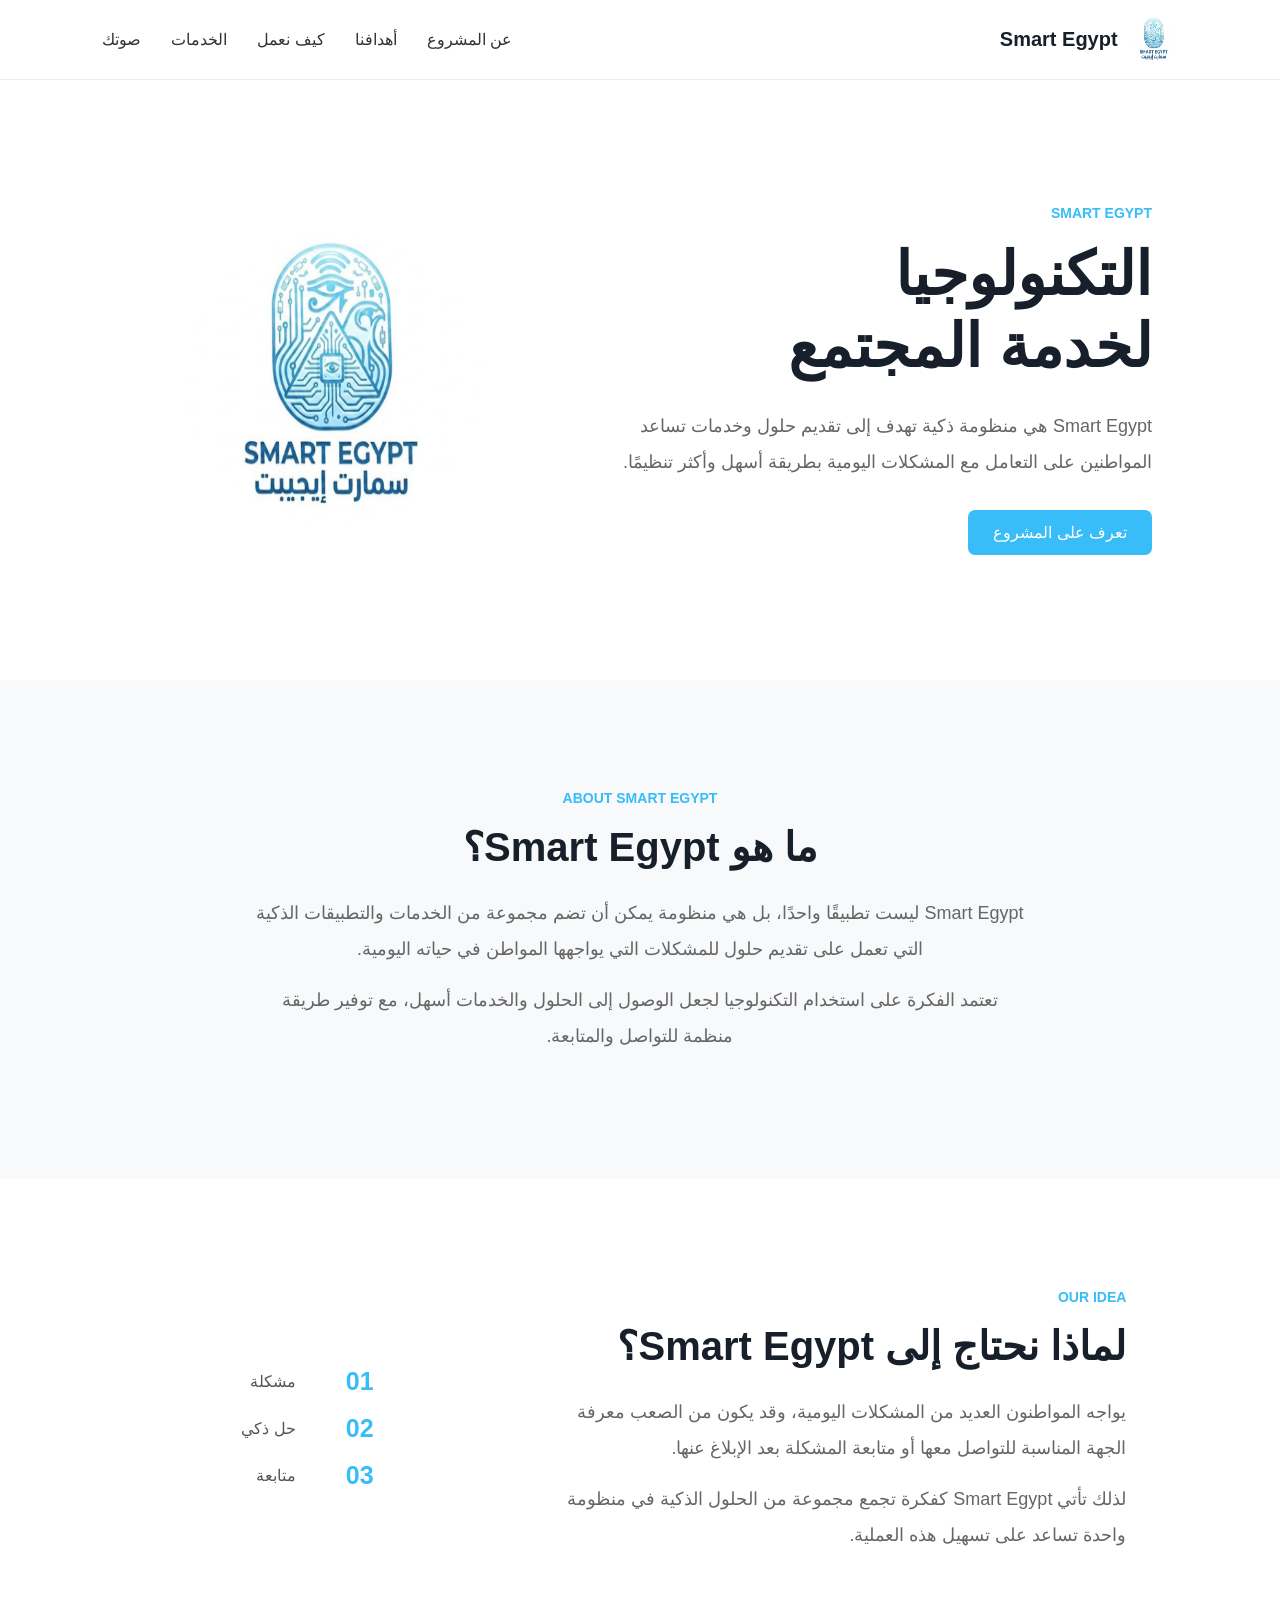
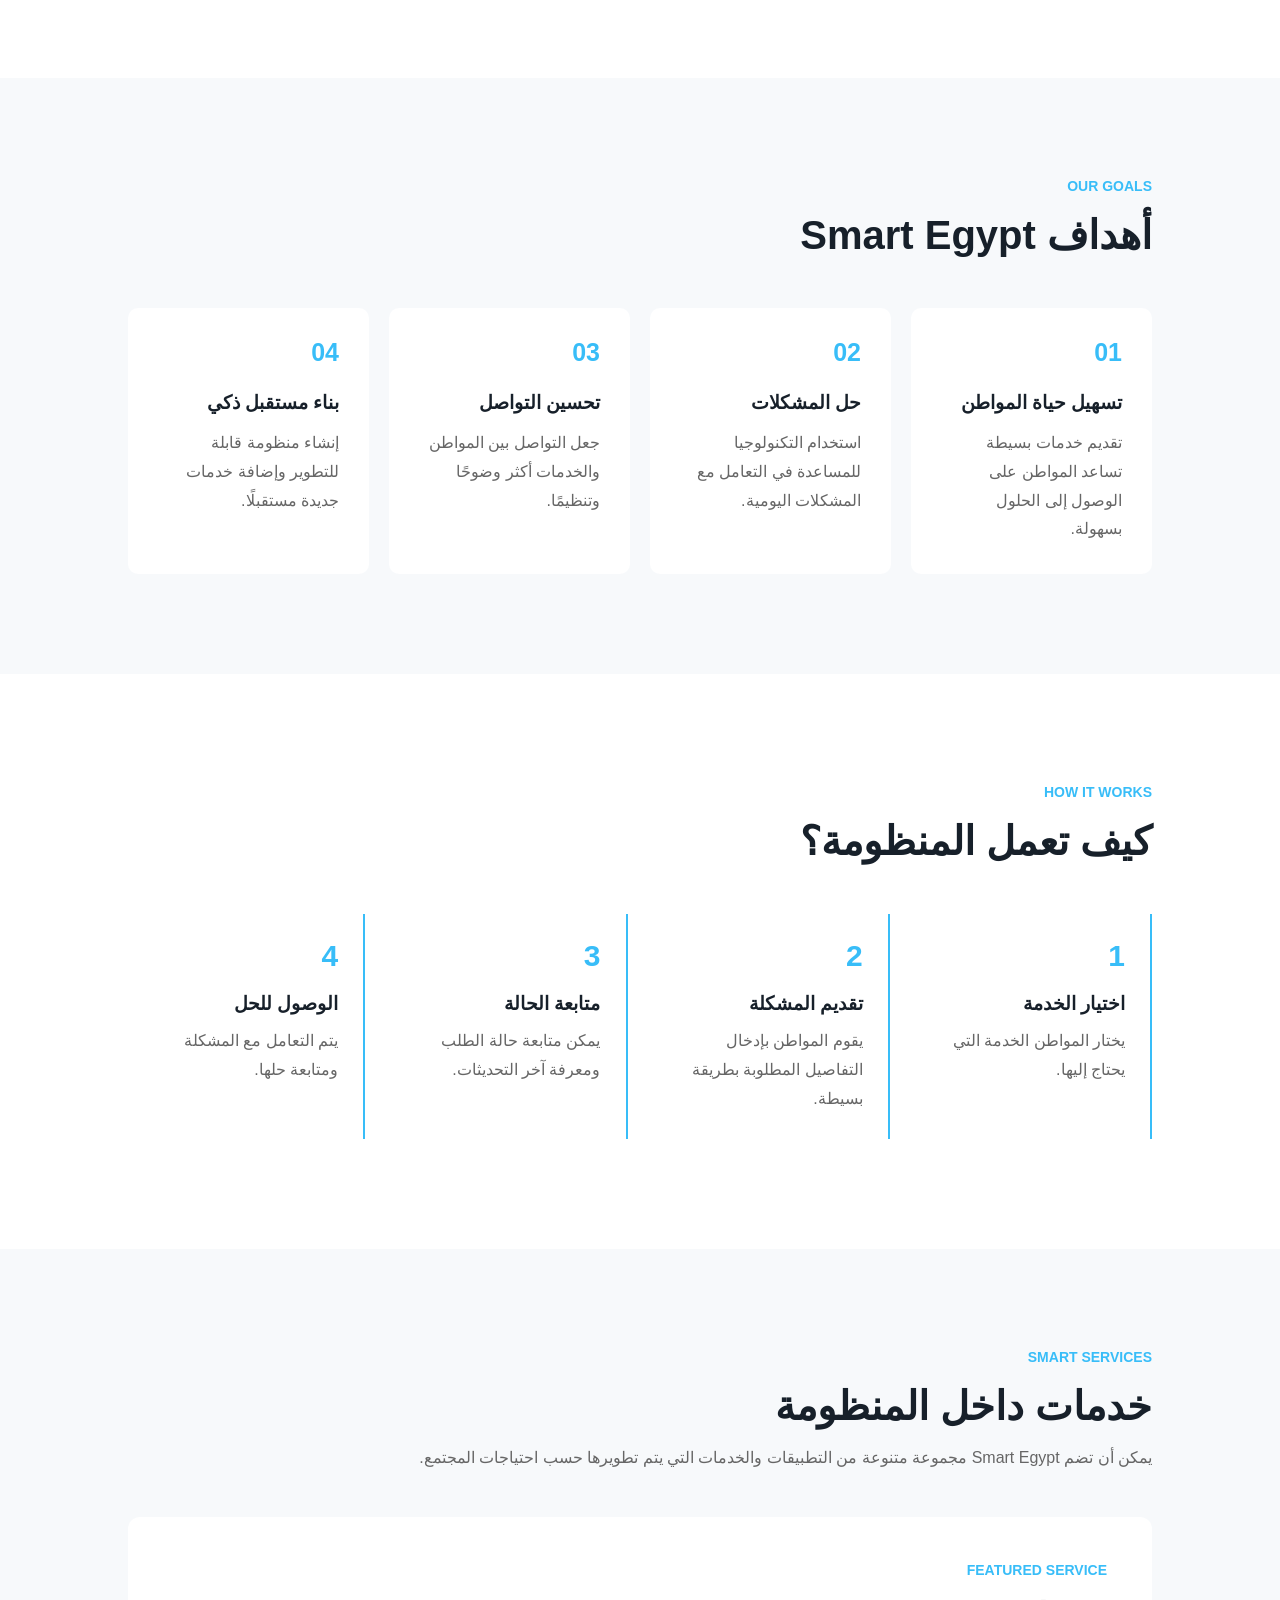
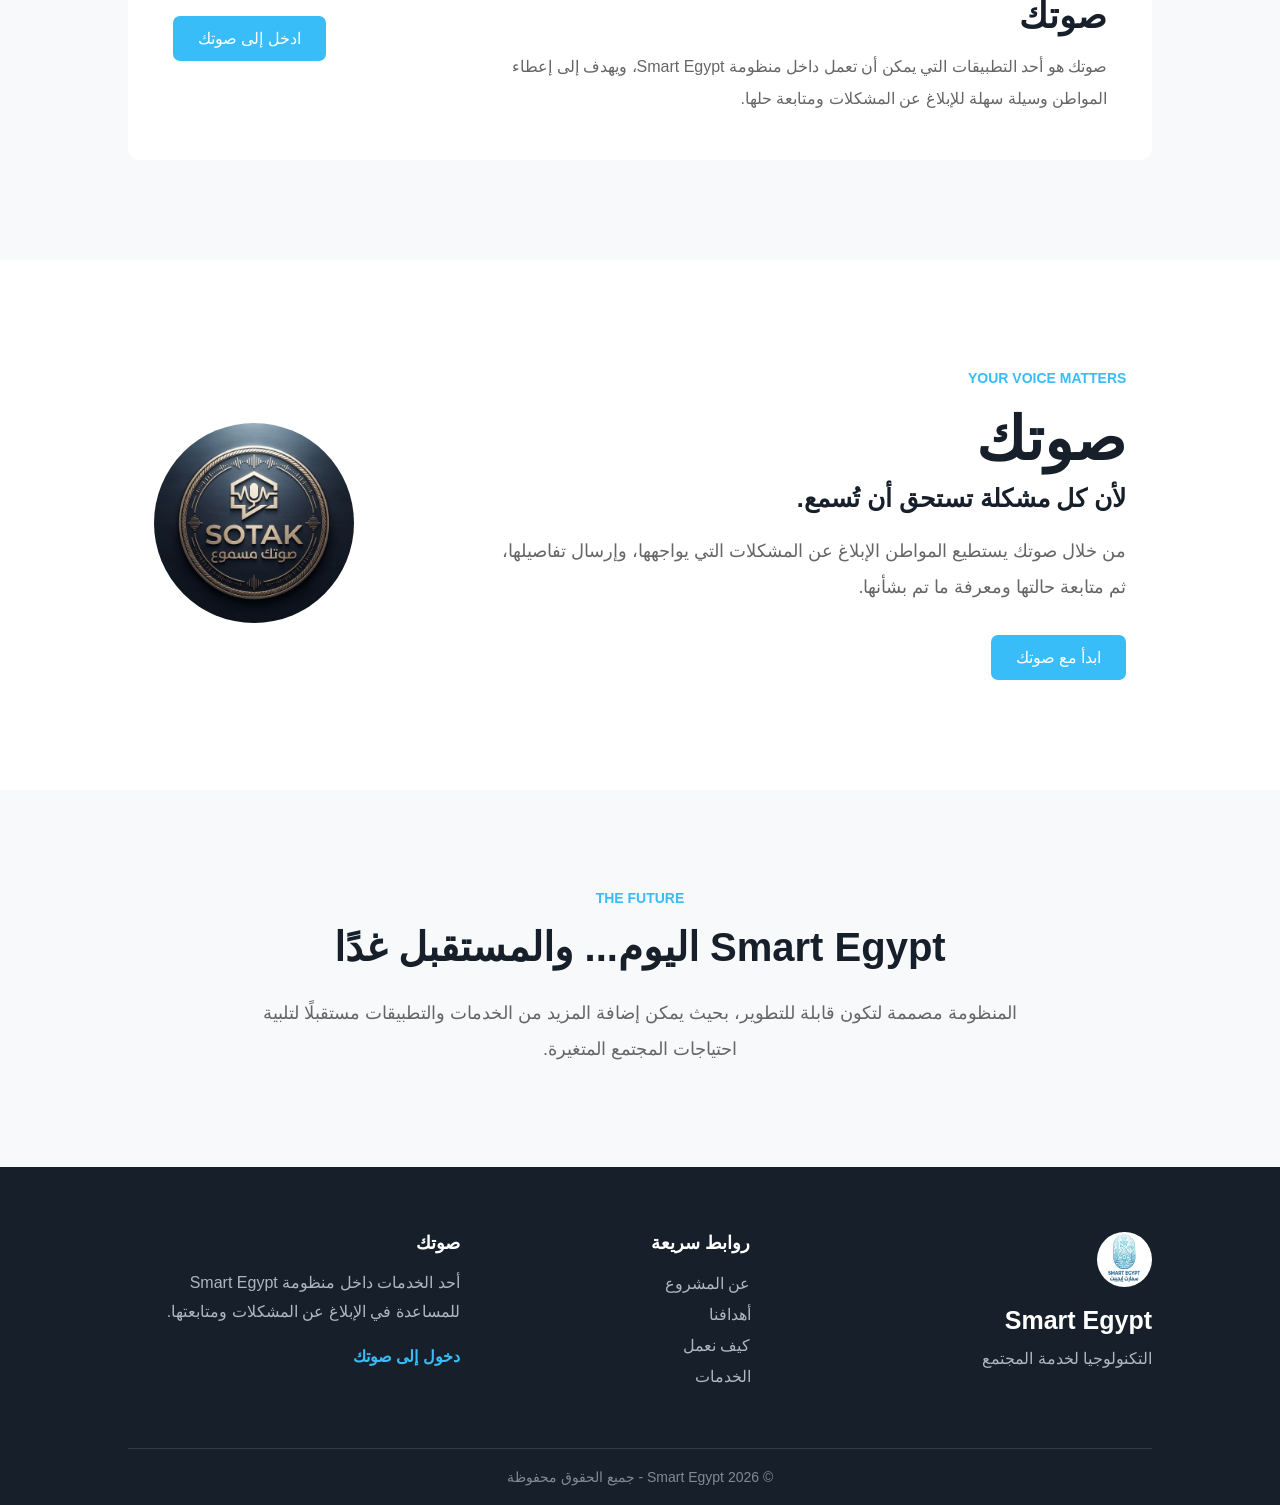
<file: index.html>
<!doctype html>
<html lang="ar">
  <head>
    <meta charset="UTF-8" />
    <meta name="viewport" content="width=device-width, initial-scale=1.0" />
    <link rel="icon" href="smart_egypt.png" />
    <title>Smart Egypt</title>

    <link rel="stylesheet" href="index.css" />
  </head>

  <body>
    <!-- Navbar -->

    <nav>
      <div class="logo">
        <img src="smart_egypt.png" alt="Smart Egypt" />

        <span>Smart Egypt</span>
      </div>

      <div class="links">
        <a href="#about">عن المشروع</a>

        <a href="#goals">أهدافنا</a>

        <a href="#how">كيف نعمل</a>

        <a href="#services">الخدمات</a>

        <a href="#sawtak">صوتك</a>
      </div>
    </nav>

    <!-- Hero -->

    <section class="hero">
      <div class="hero-text">
        <p class="small-title">SMART EGYPT</p>

        <h1>
          التكنولوجيا<br />
          لخدمة المجتمع
        </h1>

        <p class="description">
          Smart Egypt هي منظومة ذكية تهدف إلى تقديم حلول وخدمات تساعد المواطنين
          على التعامل مع المشكلات اليومية بطريقة أسهل وأكثر تنظيمًا.
        </p>

        <a href="#about" class="button"> تعرف على المشروع </a>
      </div>

      <div class="hero-logo">
        <img src="smart_egypt.png" alt="Smart Egypt Logo" />
      </div>
    </section>

    <!-- About -->

    <section class="about" id="about">
      <p class="small-title">ABOUT SMART EGYPT</p>

      <h2>ما هو Smart Egypt؟</h2>

      <p>
        Smart Egypt ليست تطبيقًا واحدًا، بل هي منظومة يمكن أن تضم مجموعة من
        الخدمات والتطبيقات الذكية التي تعمل على تقديم حلول للمشكلات التي يواجهها
        المواطن في حياته اليومية.
      </p>

      <p>
        تعتمد الفكرة على استخدام التكنولوجيا لجعل الوصول إلى الحلول والخدمات
        أسهل، مع توفير طريقة منظمة للتواصل والمتابعة.
      </p>
    </section>

    <!-- Idea -->

    <section class="idea">
      <div class="idea-text">
        <p class="small-title">OUR IDEA</p>

        <h2>لماذا نحتاج إلى Smart Egypt؟</h2>

        <p>
          يواجه المواطنون العديد من المشكلات اليومية، وقد يكون من الصعب معرفة
          الجهة المناسبة للتواصل معها أو متابعة المشكلة بعد الإبلاغ عنها.
        </p>

        <p>
          لذلك تأتي Smart Egypt كفكرة تجمع مجموعة من الحلول الذكية في منظومة
          واحدة تساعد على تسهيل هذه العملية.
        </p>
      </div>

      <div class="idea-number">
        <span>01</span>

        <p>مشكلة</p>

        <span>02</span>

        <p>حل ذكي</p>

        <span>03</span>

        <p>متابعة</p>
      </div>
    </section>

    <!-- Goals -->

    <section class="goals" id="goals">
      <p class="small-title">OUR GOALS</p>

      <h2>أهداف Smart Egypt</h2>

      <div class="goal-container">
        <div class="goal">
          <div class="number">01</div>

          <h3>تسهيل حياة المواطن</h3>

          <p>تقديم خدمات بسيطة تساعد المواطن على الوصول إلى الحلول بسهولة.</p>
        </div>

        <div class="goal">
          <div class="number">02</div>

          <h3>حل المشكلات</h3>

          <p>استخدام التكنولوجيا للمساعدة في التعامل مع المشكلات اليومية.</p>
        </div>

        <div class="goal">
          <div class="number">03</div>

          <h3>تحسين التواصل</h3>

          <p>جعل التواصل بين المواطن والخدمات أكثر وضوحًا وتنظيمًا.</p>
        </div>

        <div class="goal">
          <div class="number">04</div>

          <h3>بناء مستقبل ذكي</h3>

          <p>إنشاء منظومة قابلة للتطوير وإضافة خدمات جديدة مستقبلًا.</p>
        </div>
      </div>
    </section>

    <!-- How -->

    <section class="how" id="how">
      <p class="small-title">HOW IT WORKS</p>

      <h2>كيف تعمل المنظومة؟</h2>

      <div class="steps">
        <div class="step">
          <span>1</span>

          <h3>اختيار الخدمة</h3>

          <p>يختار المواطن الخدمة التي يحتاج إليها.</p>
        </div>

        <div class="step">
          <span>2</span>

          <h3>تقديم المشكلة</h3>

          <p>يقوم المواطن بإدخال التفاصيل المطلوبة بطريقة بسيطة.</p>
        </div>

        <div class="step">
          <span>3</span>

          <h3>متابعة الحالة</h3>

          <p>يمكن متابعة حالة الطلب ومعرفة آخر التحديثات.</p>
        </div>

        <div class="step">
          <span>4</span>

          <h3>الوصول للحل</h3>

          <p>يتم التعامل مع المشكلة ومتابعة حلها.</p>
        </div>
      </div>
    </section>

    <!-- Services -->

    <section class="services" id="services">
      <p class="small-title">SMART SERVICES</p>

      <h2>خدمات داخل المنظومة</h2>

      <p class="services-text">
        يمكن أن تضم Smart Egypt مجموعة متنوعة من التطبيقات والخدمات التي يتم
        تطويرها حسب احتياجات المجتمع.
      </p>

      <div class="service-box">
        <div>
          <p class="small-title">FEATURED SERVICE</p>

          <h3>صوتك</h3>

          <p>
            صوتك هو أحد التطبيقات التي يمكن أن تعمل داخل منظومة Smart Egypt،
            ويهدف إلى إعطاء المواطن وسيلة سهلة للإبلاغ عن المشكلات ومتابعة حلها.
          </p>
        </div>

        <a href="sotak/login/login.html" target="_blank_blank"> ادخل إلى صوتك </a>
      </div>
    </section>

    <!-- Sawtak -->

    <section class="sawtak" id="sawtak">
      <div>
        <p class="small-title">YOUR VOICE MATTERS</p>

        <h2>صوتك</h2>

        <h3>لأن كل مشكلة تستحق أن تُسمع.</h3>

        <p>
          من خلال صوتك يستطيع المواطن الإبلاغ عن المشكلات التي يواجهها، وإرسال
          تفاصيلها، ثم متابعة حالتها ومعرفة ما تم بشأنها.
        </p>

        <a href="sotak/login/login.html" class="button" target="_blank_blank"> ابدأ مع صوتك </a>
      </div>

      <div class="sawtak-logo">
        <img src="logo.jpeg" alt="صوتك" />
      </div>
    </section>

    <!-- Future -->

    <section class="future">
      <p class="small-title">THE FUTURE</p>

      <h2>Smart Egypt اليوم... والمستقبل غدًا</h2>

      <p>
        المنظومة مصممة لتكون قابلة للتطوير، بحيث يمكن إضافة المزيد من الخدمات
        والتطبيقات مستقبلًا لتلبية احتياجات المجتمع المتغيرة.
      </p>
    </section>

    <!-- Footer -->

    <footer>
      <div class="footer-content">
        <div class="footer-logo">
          <img src="smart_egypt.png" alt="Smart Egypt" />

          <h3>Smart Egypt</h3>

          <p>التكنولوجيا لخدمة المجتمع</p>
        </div>

        <div class="footer-links">
          <h4>روابط سريعة</h4>

          <a href="#about">عن المشروع</a>
          <a href="#goals">أهدافنا</a>
          <a href="#how">كيف نعمل</a>
          <a href="#services">الخدمات</a>
        </div>

        <div class="footer-service">
          <h4>صوتك</h4>

          <p>
            أحد الخدمات داخل منظومة Smart Egypt للمساعدة في الإبلاغ عن المشكلات
            ومتابعتها.
          </p>

          <a href="sotak/login/login.html" target="_blank_blank"> دخول إلى صوتك </a>
        </div>
      </div>

      <div class="footer-bottom">
        <p>© 2026 Smart Egypt - جميع الحقوق محفوظة</p>
      </div>
    </footer>
  </body>
</html>
</file>
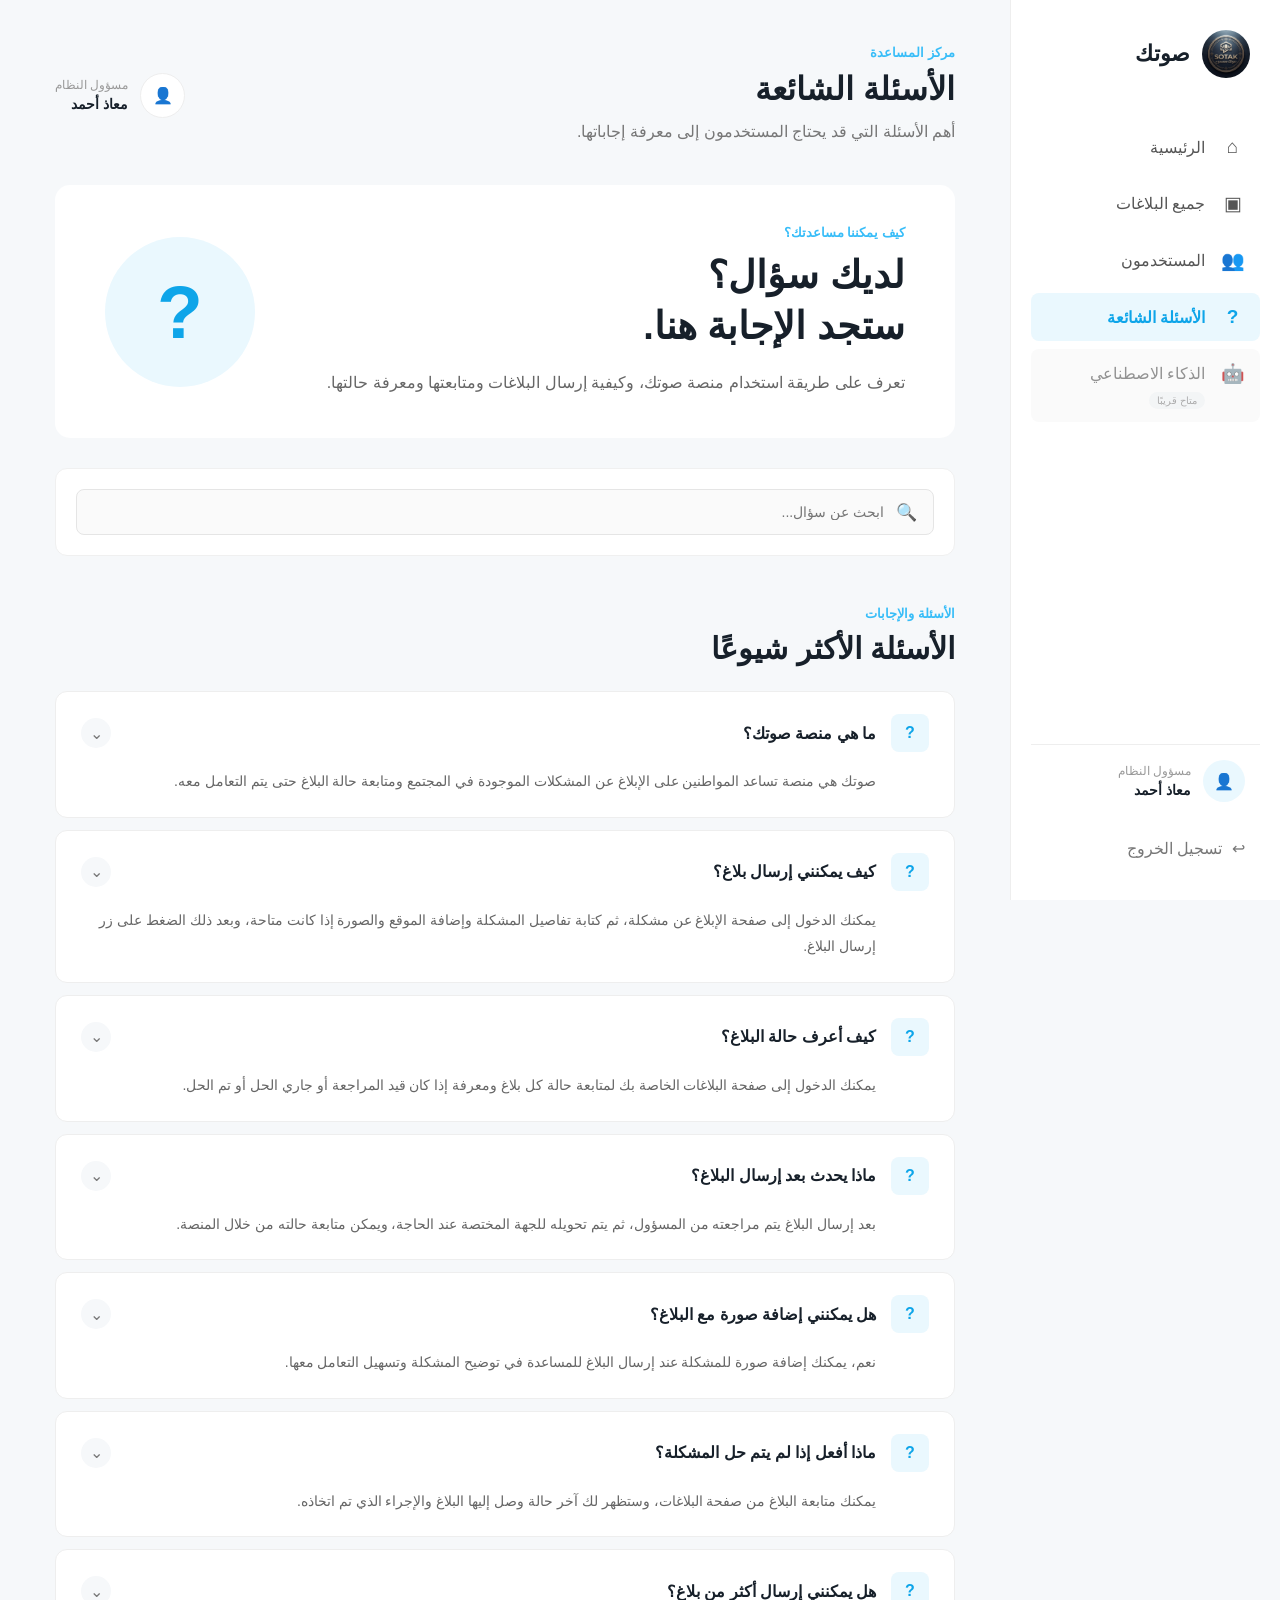
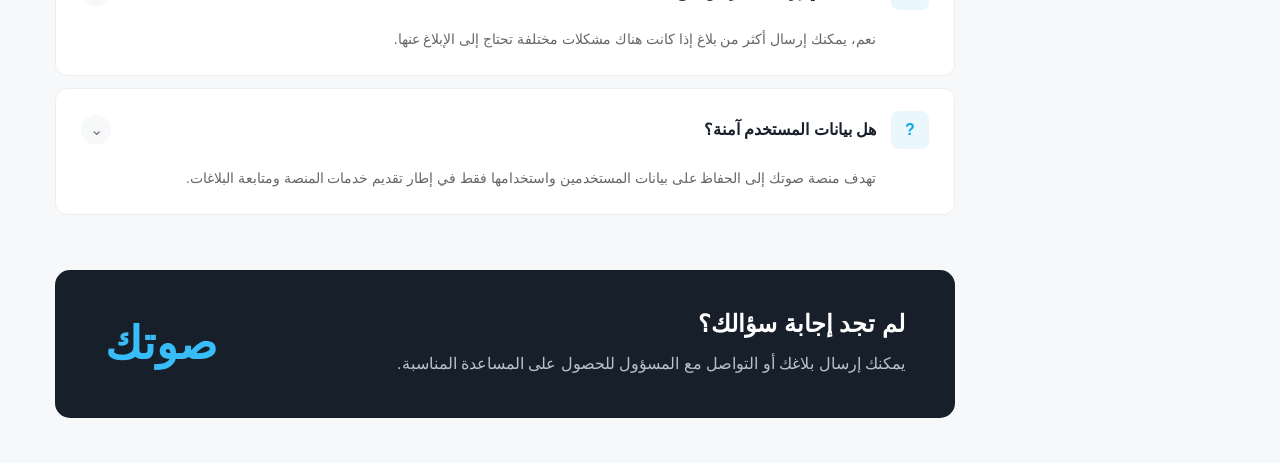
<file: sotak/admin/faq.html>
<!doctype html>
<html lang="ar">
  <head>
    <meta charset="UTF-8" />

    <meta name="viewport" content="width=device-width, initial-scale=1.0" />

    <link rel="icon" href="../../logo.jpeg" />

    <title>الأسئلة الشائعة | صوتك</title>

    <link rel="stylesheet" href="faq.css" />
  </head>

  <body>
    <!-- =========================
         Sidebar
    ========================= -->

    <aside class="sidebar">
      <!-- Logo -->

      <div class="sidebar-logo">
        <img src="../../logo.jpeg" alt="صوتك" />

        <h2>صوتك</h2>
      </div>

      <!-- Navigation -->

      <nav>
        <a href="admin-home.html" class="nav-item">
          <span class="icon">⌂</span>

          <span>الرئيسية</span>
        </a>

        <a href="admin-problems.html" class="nav-item">
          <span class="icon">▣</span>

          <span>جميع البلاغات</span>
        </a>

        <a href="users.html" class="nav-item">
          <span class="icon">👥</span>

          <span>المستخدمون</span>
        </a>

        <a href="faq.html" class="nav-item active">
          <span class="icon">?</span>

          <span>الأسئلة الشائعة</span>
        </a>

        <!-- AI -->

        <div class="ai-item">
          <div class="ai-link">
            <span class="icon">🤖</span>

            <span>الذكاء الاصطناعي</span>
          </div>

          <span class="coming-soon"> متاح قريبًا </span>
        </div>
      </nav>

      <!-- Account -->

      <div class="account">
        <div class="account-icon">👤</div>

        <div class="account-info">
          <span>مسؤول النظام</span>

          <strong>معاذ أحمد</strong>
        </div>
      </div>

      <!-- Logout -->

      <a href="../login/login.html" class="logout">
        <span>↩</span>

        تسجيل الخروج
      </a>
    </aside>

    <!-- =========================
         Main
    ========================= -->

    <main class="main">
      <!-- =========================
           Top
      ========================= -->

      <div class="top">
        <div>
          <p class="small-title">مركز المساعدة</p>

          <h1>الأسئلة الشائعة</h1>

          <p class="top-text">
            أهم الأسئلة التي قد يحتاج المستخدمون إلى معرفة إجاباتها.
          </p>
        </div>

        <!-- Profile -->

        <div class="profile">
          <div class="profile-icon">👤</div>

          <div>
            <span>مسؤول النظام</span>

            <strong>معاذ أحمد</strong>
          </div>
        </div>
      </div>

      <!-- =========================
           Welcome
      ========================= -->

      <section class="faq-intro">
        <div class="intro-content">
          <p class="small-title">كيف يمكننا مساعدتك؟</p>

          <h2>
            لديك سؤال؟
            <br />
            ستجد الإجابة هنا.
          </h2>

          <p>
            تعرف على طريقة استخدام منصة صوتك، وكيفية إرسال البلاغات ومتابعتها
            ومعرفة حالتها.
          </p>
        </div>

        <div class="intro-icon">?</div>
      </section>

      <!-- =========================
           Search
      ========================= -->

      <section class="search-section">
        <div class="search-box">
          <span>🔍</span>

          <input type="text" placeholder="ابحث عن سؤال..." />
        </div>
      </section>

      <!-- =========================
           FAQ
      ========================= -->

      <section class="faq-section">
        <div class="section-heading">
          <p class="small-title">الأسئلة والإجابات</p>

          <h2>الأسئلة الأكثر شيوعًا</h2>
        </div>

        <div class="faq-list">
          <!-- Question 1 -->

          <div class="faq-card">
            <div class="question">
              <span class="question-icon"> ? </span>

              <h3>ما هي منصة صوتك؟</h3>

              <span class="arrow"> ⌄ </span>
            </div>

            <p>
              صوتك هي منصة تساعد المواطنين على الإبلاغ عن المشكلات الموجودة في
              المجتمع ومتابعة حالة البلاغ حتى يتم التعامل معه.
            </p>
          </div>

          <!-- Question 2 -->

          <div class="faq-card">
            <div class="question">
              <span class="question-icon"> ? </span>

              <h3>كيف يمكنني إرسال بلاغ؟</h3>

              <span class="arrow"> ⌄ </span>
            </div>

            <p>
              يمكنك الدخول إلى صفحة الإبلاغ عن مشكلة، ثم كتابة تفاصيل المشكلة
              وإضافة الموقع والصورة إذا كانت متاحة، وبعد ذلك الضغط على زر إرسال
              البلاغ.
            </p>
          </div>

          <!-- Question 3 -->

          <div class="faq-card">
            <div class="question">
              <span class="question-icon"> ? </span>

              <h3>كيف أعرف حالة البلاغ؟</h3>

              <span class="arrow"> ⌄ </span>
            </div>

            <p>
              يمكنك الدخول إلى صفحة البلاغات الخاصة بك لمتابعة حالة كل بلاغ
              ومعرفة إذا كان قيد المراجعة أو جاري الحل أو تم الحل.
            </p>
          </div>

          <!-- Question 4 -->

          <div class="faq-card">
            <div class="question">
              <span class="question-icon"> ? </span>

              <h3>ماذا يحدث بعد إرسال البلاغ؟</h3>

              <span class="arrow"> ⌄ </span>
            </div>

            <p>
              بعد إرسال البلاغ يتم مراجعته من المسؤول، ثم يتم تحويله للجهة
              المختصة عند الحاجة، ويمكن متابعة حالته من خلال المنصة.
            </p>
          </div>

          <!-- Question 5 -->

          <div class="faq-card">
            <div class="question">
              <span class="question-icon"> ? </span>

              <h3>هل يمكنني إضافة صورة مع البلاغ؟</h3>

              <span class="arrow"> ⌄ </span>
            </div>

            <p>
              نعم، يمكنك إضافة صورة للمشكلة عند إرسال البلاغ للمساعدة في توضيح
              المشكلة وتسهيل التعامل معها.
            </p>
          </div>

          <!-- Question 6 -->

          <div class="faq-card">
            <div class="question">
              <span class="question-icon"> ? </span>

              <h3>ماذا أفعل إذا لم يتم حل المشكلة؟</h3>

              <span class="arrow"> ⌄ </span>
            </div>

            <p>
              يمكنك متابعة البلاغ من صفحة البلاغات، وستظهر لك آخر حالة وصل إليها
              البلاغ والإجراء الذي تم اتخاذه.
            </p>
          </div>

          <!-- Question 7 -->

          <div class="faq-card">
            <div class="question">
              <span class="question-icon"> ? </span>

              <h3>هل يمكنني إرسال أكثر من بلاغ؟</h3>

              <span class="arrow"> ⌄ </span>
            </div>

            <p>
              نعم، يمكنك إرسال أكثر من بلاغ إذا كانت هناك مشكلات مختلفة تحتاج
              إلى الإبلاغ عنها.
            </p>
          </div>

          <!-- Question 8 -->

          <div class="faq-card">
            <div class="question">
              <span class="question-icon"> ? </span>

              <h3>هل بيانات المستخدم آمنة؟</h3>

              <span class="arrow"> ⌄ </span>
            </div>

            <p>
              تهدف منصة صوتك إلى الحفاظ على بيانات المستخدمين واستخدامها فقط في
              إطار تقديم خدمات المنصة ومتابعة البلاغات.
            </p>
          </div>
        </div>
      </section>

      <!-- =========================
           Bottom Info
      ========================= -->

      <section class="info">
        <div>
          <h2>لم تجد إجابة سؤالك؟</h2>

          <p>
            يمكنك إرسال بلاغك أو التواصل مع المسؤول للحصول على المساعدة
            المناسبة.
          </p>
        </div>

        <div class="info-number">صوتك</div>
      </section>
    </main>
  </body>
</html>
</file>
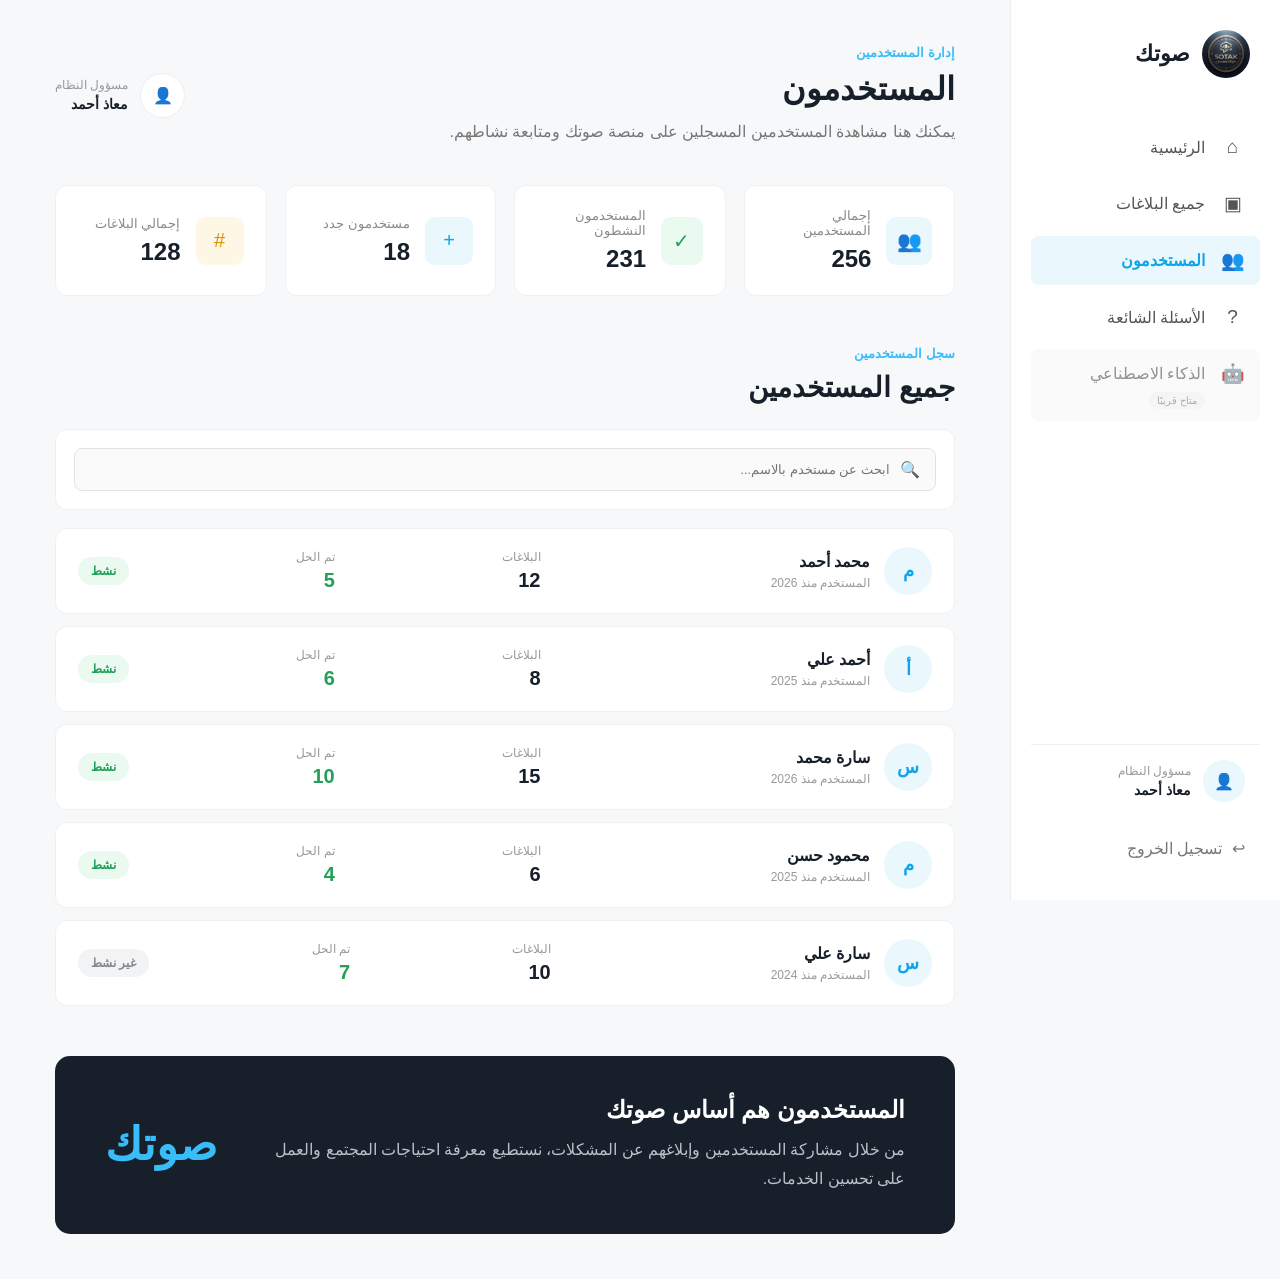
<file: sotak/admin/users.html>
<!doctype html>
<html lang="ar">
  <head>
    <meta charset="UTF-8" />

    <meta name="viewport" content="width=device-width, initial-scale=1.0" />

    <link rel="icon" href="../../logo.jpeg" />

    <title>المستخدمون | صوتك</title>

    <link rel="stylesheet" href="users.css" />
  </head>

  <body>
    <!-- =========================
         Sidebar
    ========================= -->

    <aside class="sidebar">
      <div class="sidebar-logo">
        <img src="../../logo.jpeg" alt="صوتك" />

        <h2>صوتك</h2>
      </div>

      <nav>
        <a href="admin-home.html" class="nav-item">
          <span class="icon">⌂</span>

          <span>الرئيسية</span>
        </a>

        <a href="admin-problems.html" class="nav-item">
          <span class="icon">▣</span>

          <span>جميع البلاغات</span>
        </a>

        <a href="users.html" class="nav-item active">
          <span class="icon">👥</span>

          <span>المستخدمون</span>
        </a>

        <a href="faq.html" class="nav-item">
          <span class="icon">?</span>

          <span>الأسئلة الشائعة</span>
        </a>

        <!-- AI -->

        <div class="ai-item">
          <div class="ai-link">
            <span class="icon">🤖</span>

            <span>الذكاء الاصطناعي</span>
          </div>

          <span class="coming-soon"> متاح قريبًا </span>
        </div>
      </nav>

      <!-- Account -->

      <div class="account">
        <div class="account-icon">👤</div>

        <div class="account-info">
          <span>مسؤول النظام</span>

          <strong>معاذ أحمد</strong>
        </div>
      </div>

      <!-- Logout -->

      <a href="../login/login.html" class="logout">
        <span>↩</span>

        تسجيل الخروج
      </a>
    </aside>

    <!-- =========================
         Main
    ========================= -->

    <main class="main">
      <!-- =========================
           Top
      ========================= -->

      <div class="top">
        <div>
          <p class="small-title">إدارة المستخدمين</p>

          <h1>المستخدمون</h1>

          <p class="top-text">
            يمكنك هنا مشاهدة المستخدمين المسجلين على منصة صوتك ومتابعة نشاطهم.
          </p>
        </div>

        <!-- Profile -->

        <div class="profile">
          <div class="profile-icon">👤</div>

          <div>
            <span>مسؤول النظام</span>

            <strong>معاذ أحمد</strong>
          </div>
        </div>
      </div>

      <!-- =========================
           Statistics
      ========================= -->

      <section class="statistics">
        <!-- Total -->

        <div class="stat-card">
          <div class="stat-icon">👥</div>

          <div>
            <span>إجمالي المستخدمين</span>

            <strong>256</strong>
          </div>
        </div>

        <!-- Active -->

        <div class="stat-card">
          <div class="stat-icon green">✓</div>

          <div>
            <span>المستخدمون النشطون</span>

            <strong>231</strong>
          </div>
        </div>

        <!-- New -->

        <div class="stat-card">
          <div class="stat-icon blue">+</div>

          <div>
            <span>مستخدمون جدد</span>

            <strong>18</strong>
          </div>
        </div>

        <!-- Reports -->

        <div class="stat-card">
          <div class="stat-icon yellow">#</div>

          <div>
            <span>إجمالي البلاغات</span>

            <strong>128</strong>
          </div>
        </div>
      </section>

      <!-- =========================
           Users Section
      ========================= -->

      <section class="users-section">
        <!-- Header -->

        <div class="section-header">
          <div>
            <p class="small-title">سجل المستخدمين</p>

            <h2>جميع المستخدمين</h2>
          </div>
        </div>

        <!-- Search -->

        <div class="search-area">
          <div class="search-box">
            <span> 🔍 </span>

            <input type="text" placeholder="ابحث عن مستخدم بالاسم..." />
          </div>
        </div>

        <!-- =========================
             Users
        ========================= -->

        <div class="users-list">
          <!-- User 1 -->

          <div class="user-card">
            <div class="user-main">
              <div class="user-avatar">م</div>

              <div class="user-info">
                <h3>محمد أحمد</h3>

                <span> المستخدم منذ 2026 </span>
              </div>
            </div>

            <div class="user-stat">
              <span> البلاغات </span>

              <strong> 12 </strong>
            </div>

            <div class="user-stat">
              <span> تم الحل </span>

              <strong class="solved-number"> 5 </strong>
            </div>

            <span class="user-status active-status"> نشط </span>
          </div>

          <!-- User 2 -->

          <div class="user-card">
            <div class="user-main">
              <div class="user-avatar">أ</div>

              <div class="user-info">
                <h3>أحمد علي</h3>

                <span> المستخدم منذ 2025 </span>
              </div>
            </div>

            <div class="user-stat">
              <span> البلاغات </span>

              <strong> 8 </strong>
            </div>

            <div class="user-stat">
              <span> تم الحل </span>

              <strong class="solved-number"> 6 </strong>
            </div>

            <span class="user-status active-status"> نشط </span>
          </div>

          <!-- User 3 -->

          <div class="user-card">
            <div class="user-main">
              <div class="user-avatar">س</div>

              <div class="user-info">
                <h3>سارة محمد</h3>

                <span> المستخدم منذ 2026 </span>
              </div>
            </div>

            <div class="user-stat">
              <span> البلاغات </span>

              <strong> 15 </strong>
            </div>

            <div class="user-stat">
              <span> تم الحل </span>

              <strong class="solved-number"> 10 </strong>
            </div>

            <span class="user-status active-status"> نشط </span>
          </div>

          <!-- User 4 -->

          <div class="user-card">
            <div class="user-main">
              <div class="user-avatar">م</div>

              <div class="user-info">
                <h3>محمود حسن</h3>

                <span> المستخدم منذ 2025 </span>
              </div>
            </div>

            <div class="user-stat">
              <span> البلاغات </span>

              <strong> 6 </strong>
            </div>

            <div class="user-stat">
              <span> تم الحل </span>

              <strong class="solved-number"> 4 </strong>
            </div>

            <span class="user-status active-status"> نشط </span>
          </div>

          <!-- User 5 -->

          <div class="user-card">
            <div class="user-main">
              <div class="user-avatar">س</div>

              <div class="user-info">
                <h3>سارة علي</h3>

                <span> المستخدم منذ 2024 </span>
              </div>
            </div>

            <div class="user-stat">
              <span> البلاغات </span>

              <strong> 10 </strong>
            </div>

            <div class="user-stat">
              <span> تم الحل </span>

              <strong class="solved-number"> 7 </strong>
            </div>

            <span class="user-status inactive-status"> غير نشط </span>
          </div>
        </div>
      </section>

      <!-- =========================
           Info
      ========================= -->

      <section class="info">
        <div>
          <h2>المستخدمون هم أساس صوتك</h2>

          <p>
            من خلال مشاركة المستخدمين وإبلاغهم عن المشكلات، نستطيع معرفة
            احتياجات المجتمع والعمل على تحسين الخدمات.
          </p>
        </div>

        <div class="info-number">صوتك</div>
      </section>
    </main>
  </body>
</html>
</file>
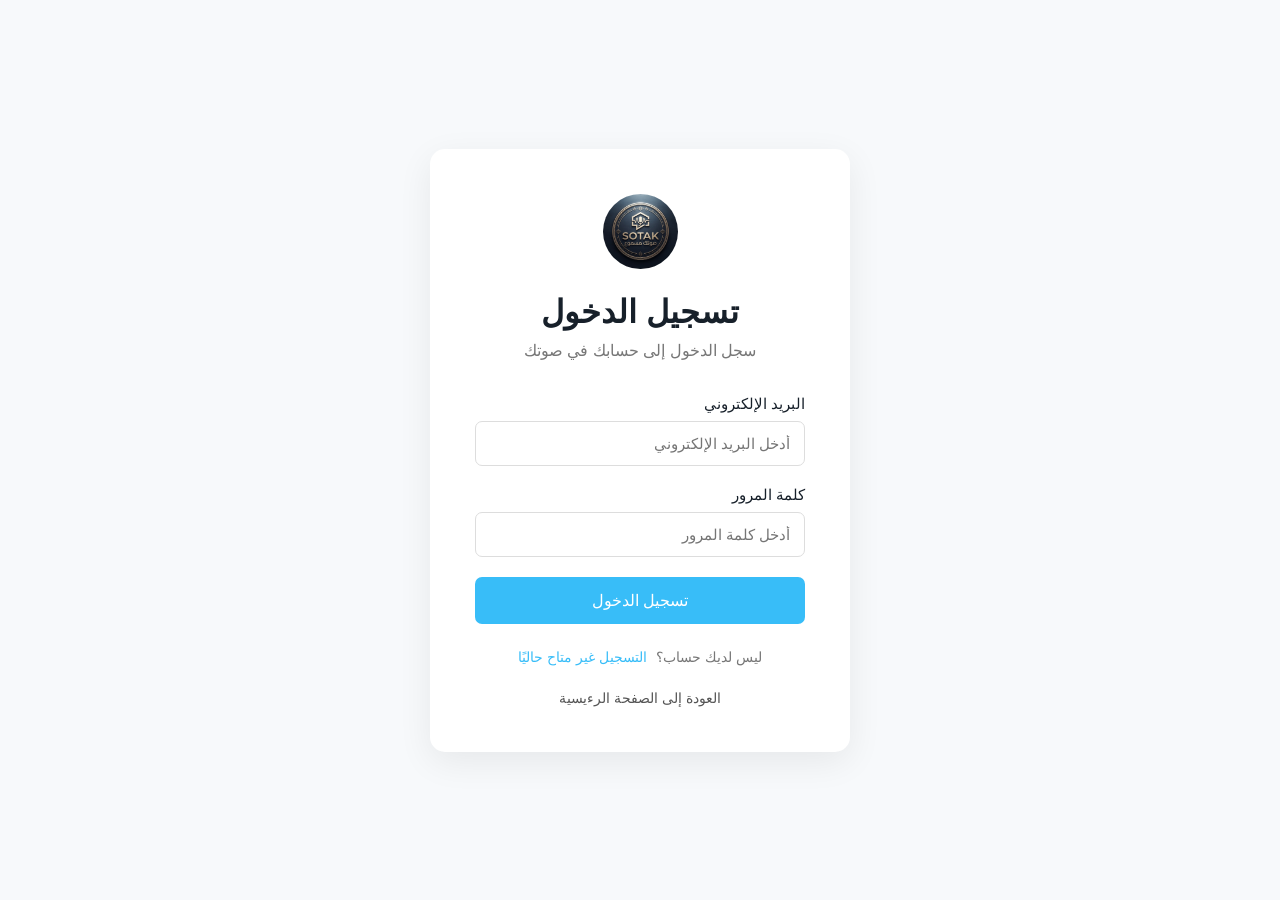
<file: sotak/login/login.html>
<!doctype html>
<html lang="ar">
  <head>
    <meta charset="UTF-8" />
    <meta name="viewport" content="width=device-width, initial-scale=1.0" />

    <title>تسجيل الدخول | صوتك</title>
    <link rel="icon" href="../../logo.jpeg" />

    <link rel="stylesheet" href="login.css" />
  </head>

  <body>
    <div class="login-page">
      <div class="login-box">
        <img src="../../logo.jpeg" alt="صوتك" class="logo" />

        <h1>تسجيل الدخول</h1>

        <p>سجل الدخول إلى حسابك في صوتك</p>

        <form method="post">
          <label for="email"> البريد الإلكتروني </label>

          <input type="email" id="email" placeholder="أدخل البريد الإلكتروني" />

          <label for="password"> كلمة المرور </label>

          <input type="password" id="password" placeholder="أدخل كلمة المرور" />

          <button type="submit">تسجيل الدخول</button>

          <div class="no-account">
            <span>ليس لديك حساب؟</span>

            <span class="disabled"> التسجيل غير متاح حاليًا </span>
          </div>
        </form>

        <a href="../../index.html" class="back"> العودة إلى الصفحة الرءيسية </a>
      </div>
    </div>
    <script src="login.js"></script>
  </body>
</html>
</file>
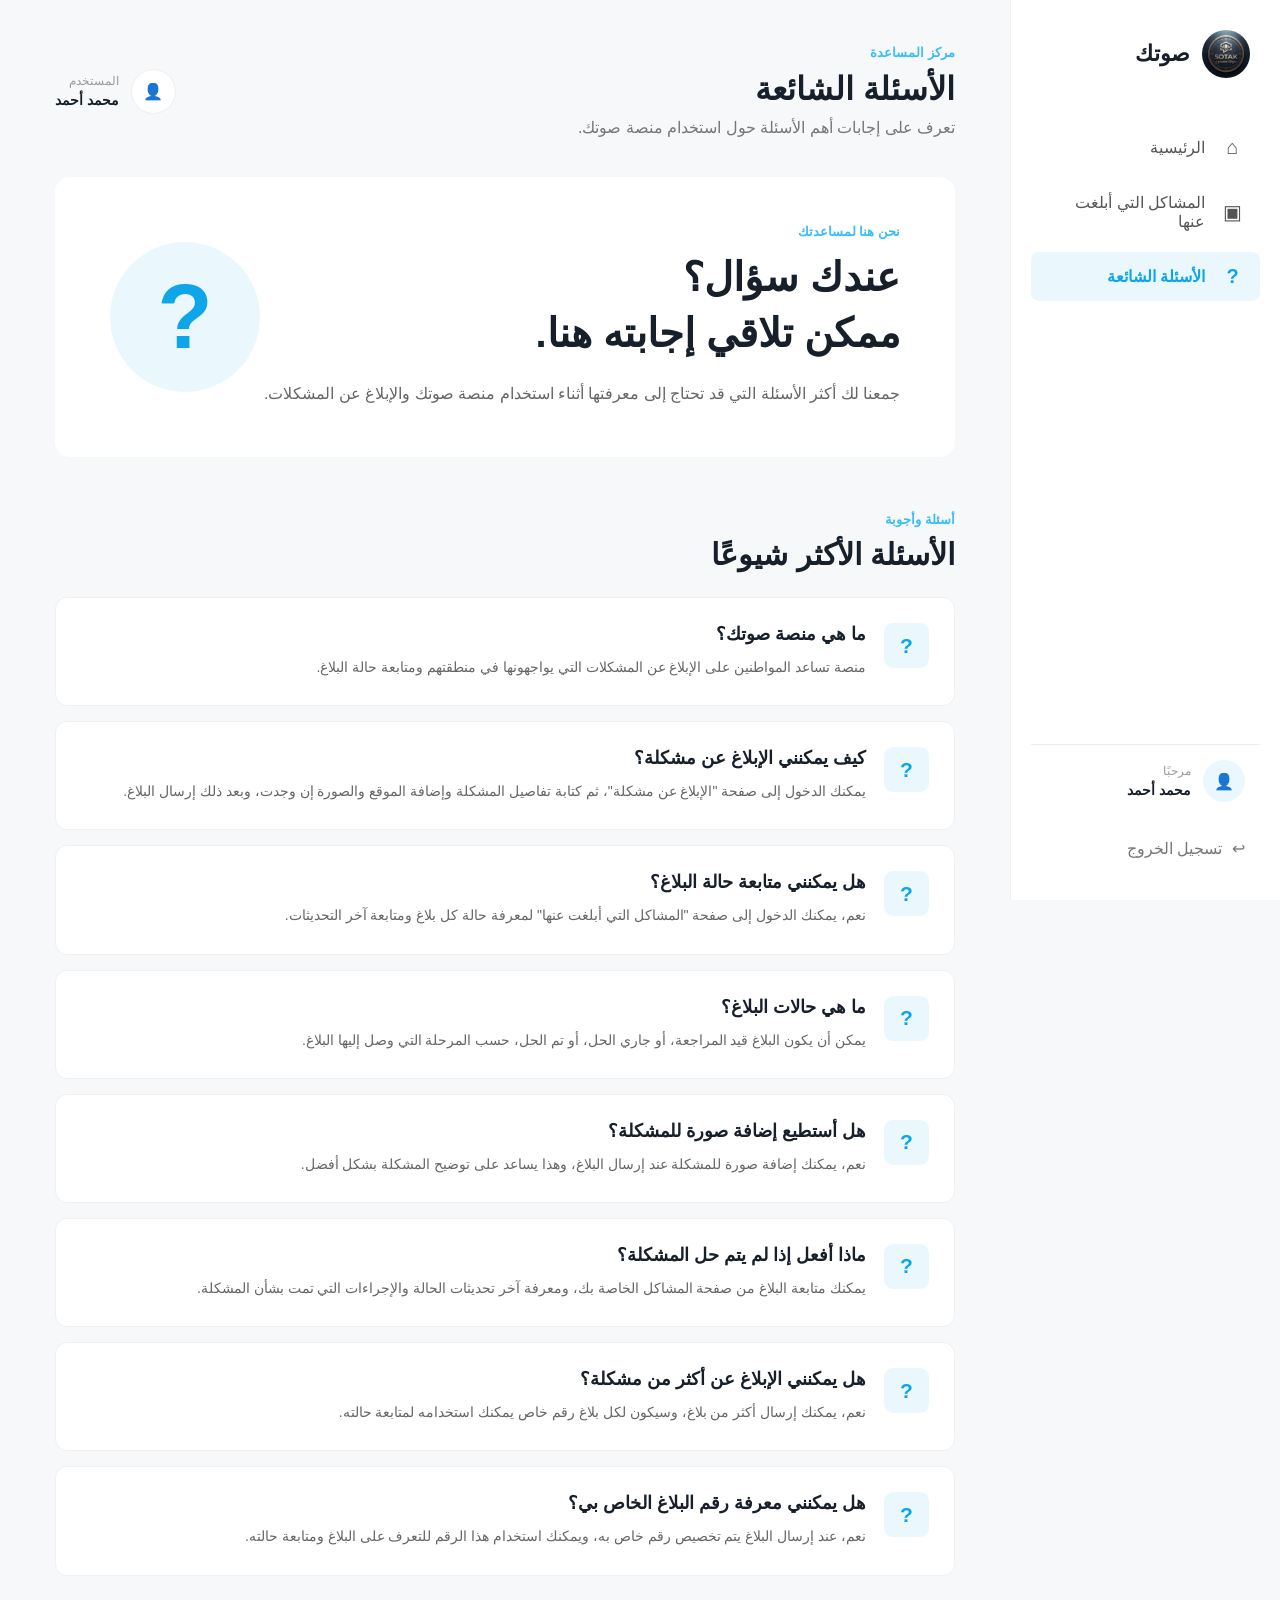
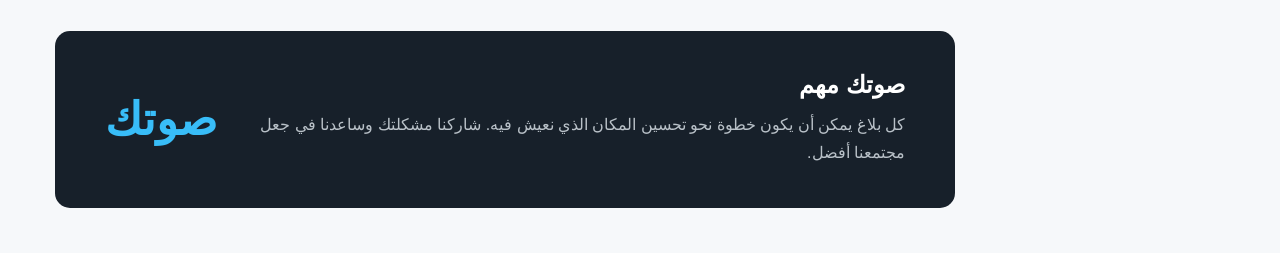
<file: sotak/user/faq.html>
<!doctype html>
<html lang="ar">
  <head>
    <meta charset="UTF-8" />
    <meta name="viewport" content="width=device-width, initial-scale=1.0" />

    <link rel="icon" href="../../logo.jpeg" />

    <title>الأسئلة الشائعة | صوتك</title>

    <link rel="stylesheet" href="faq.css" />
  </head>

  <body>

    <!-- =========================
         Sidebar
    ========================= -->

    <aside class="sidebar">

      <div class="sidebar-logo">
        <img src="../../logo.jpeg" alt="صوتك" />
        <h2>صوتك</h2>
      </div>

      <nav>

        <a href="home.html" class="nav-item">
          <span class="icon">⌂</span>
          <span>الرئيسية</span>
        </a>

        <a href="problems.html" class="nav-item">
          <span class="icon">▣</span>
          <span>المشاكل التي أبلغت عنها</span>
        </a>

        <a href="faq.html" class="nav-item active">
          <span class="icon">?</span>
          <span>الأسئلة الشائعة</span>
        </a>

      </nav>

      <!-- Account -->

      <div class="account">

        <div class="account-icon">👤</div>

        <div class="account-info">
          <span>مرحبًا</span>
          <strong>محمد أحمد</strong>
        </div>

      </div>

      <!-- Logout -->

      <a href="../login/login.html" class="logout">
        <span>↩</span>
        تسجيل الخروج
      </a>

    </aside>


    <!-- =========================
         Main
    ========================= -->

    <main class="main">

      <!-- Top -->

      <div class="top">

        <div>

          <p class="small-title">مركز المساعدة</p>

          <h1>الأسئلة الشائعة</h1>

          <p class="top-text">
            تعرف على إجابات أهم الأسئلة حول استخدام منصة صوتك.
          </p>

        </div>


        <div class="profile">

          <div class="profile-icon">👤</div>

          <div>
            <span>المستخدم</span>
            <strong>محمد أحمد</strong>
          </div>

        </div>

      </div>


      <!-- =========================
           FAQ Welcome
      ========================= -->

      <section class="faq-welcome">

        <div class="faq-welcome-text">

          <p class="small-title">نحن هنا لمساعدتك</p>

          <h2>
            عندك سؤال؟
            <br />
            ممكن تلاقي إجابته هنا.
          </h2>

          <p>
            جمعنا لك أكثر الأسئلة التي قد تحتاج إلى معرفتها أثناء استخدام
            منصة صوتك والإبلاغ عن المشكلات.
          </p>

        </div>

        <div class="faq-icon">
          ?
        </div>

      </section>


      <!-- =========================
           Questions
      ========================= -->

      <section class="faq-section">

        <div class="section-title">

          <p class="small-title">أسئلة وأجوبة</p>

          <h2>الأسئلة الأكثر شيوعًا</h2>

        </div>


        <div class="faq-list">


          <!-- Question 1 -->

          <div class="faq-item">

            <div class="question">

              <div class="question-icon">
                ?
              </div>

              <div>
                <h3>ما هي منصة صوتك؟</h3>

                <p>
                  منصة تساعد المواطنين على الإبلاغ عن المشكلات التي
                  يواجهونها في منطقتهم ومتابعة حالة البلاغ.
                </p>
              </div>

            </div>

          </div>


          <!-- Question 2 -->

          <div class="faq-item">

            <div class="question">

              <div class="question-icon">
                ?
              </div>

              <div>
                <h3>كيف يمكنني الإبلاغ عن مشكلة؟</h3>

                <p>
                  يمكنك الدخول إلى صفحة "الإبلاغ عن مشكلة"، ثم كتابة تفاصيل
                  المشكلة وإضافة الموقع والصورة إن وجدت، وبعد ذلك إرسال البلاغ.
                </p>
              </div>

            </div>

          </div>


          <!-- Question 3 -->

          <div class="faq-item">

            <div class="question">

              <div class="question-icon">
                ?
              </div>

              <div>
                <h3>هل يمكنني متابعة حالة البلاغ؟</h3>

                <p>
                  نعم، يمكنك الدخول إلى صفحة "المشاكل التي أبلغت عنها"
                  لمعرفة حالة كل بلاغ ومتابعة آخر التحديثات.
                </p>
              </div>

            </div>

          </div>


          <!-- Question 4 -->

          <div class="faq-item">

            <div class="question">

              <div class="question-icon">
                ?
              </div>

              <div>
                <h3>ما هي حالات البلاغ؟</h3>

                <p>
                  يمكن أن يكون البلاغ قيد المراجعة، أو جاري الحل، أو تم الحل،
                  حسب المرحلة التي وصل إليها البلاغ.
                </p>
              </div>

            </div>

          </div>


          <!-- Question 5 -->

          <div class="faq-item">

            <div class="question">

              <div class="question-icon">
                ?
              </div>

              <div>
                <h3>هل أستطيع إضافة صورة للمشكلة؟</h3>

                <p>
                  نعم، يمكنك إضافة صورة للمشكلة عند إرسال البلاغ، وهذا يساعد
                  على توضيح المشكلة بشكل أفضل.
                </p>
              </div>

            </div>

          </div>


          <!-- Question 6 -->

          <div class="faq-item">

            <div class="question">

              <div class="question-icon">
                ?
              </div>

              <div>
                <h3>ماذا أفعل إذا لم يتم حل المشكلة؟</h3>

                <p>
                  يمكنك متابعة البلاغ من صفحة المشاكل الخاصة بك، ومعرفة آخر
                  تحديثات الحالة والإجراءات التي تمت بشأن المشكلة.
                </p>
              </div>

            </div>

          </div>


          <!-- Question 7 -->

          <div class="faq-item">

            <div class="question">

              <div class="question-icon">
                ?
              </div>

              <div>
                <h3>هل يمكنني الإبلاغ عن أكثر من مشكلة؟</h3>

                <p>
                  نعم، يمكنك إرسال أكثر من بلاغ، وسيكون لكل بلاغ رقم خاص
                  يمكنك استخدامه لمتابعة حالته.
                </p>
              </div>

            </div>

          </div>


          <!-- Question 8 -->

          <div class="faq-item">

            <div class="question">

              <div class="question-icon">
                ?
              </div>

              <div>
                <h3>هل يمكنني معرفة رقم البلاغ الخاص بي؟</h3>

                <p>
                  نعم، عند إرسال البلاغ يتم تخصيص رقم خاص به، ويمكنك استخدام
                  هذا الرقم للتعرف على البلاغ ومتابعة حالته.
                </p>
              </div>

            </div>

          </div>


        </div>

      </section>


      


      <!-- =========================
           Info
      ========================= -->

      <section class="info">

        <div>

          <h2>صوتك مهم</h2>

          <p>
            كل بلاغ يمكن أن يكون خطوة نحو تحسين المكان الذي نعيش فيه.
            شاركنا مشكلتك وساعدنا في جعل مجتمعنا أفضل.
          </p>

        </div>

        <div class="info-number">
          صوتك
        </div>

      </section>

    </main>

  </body>
</html>
</file>
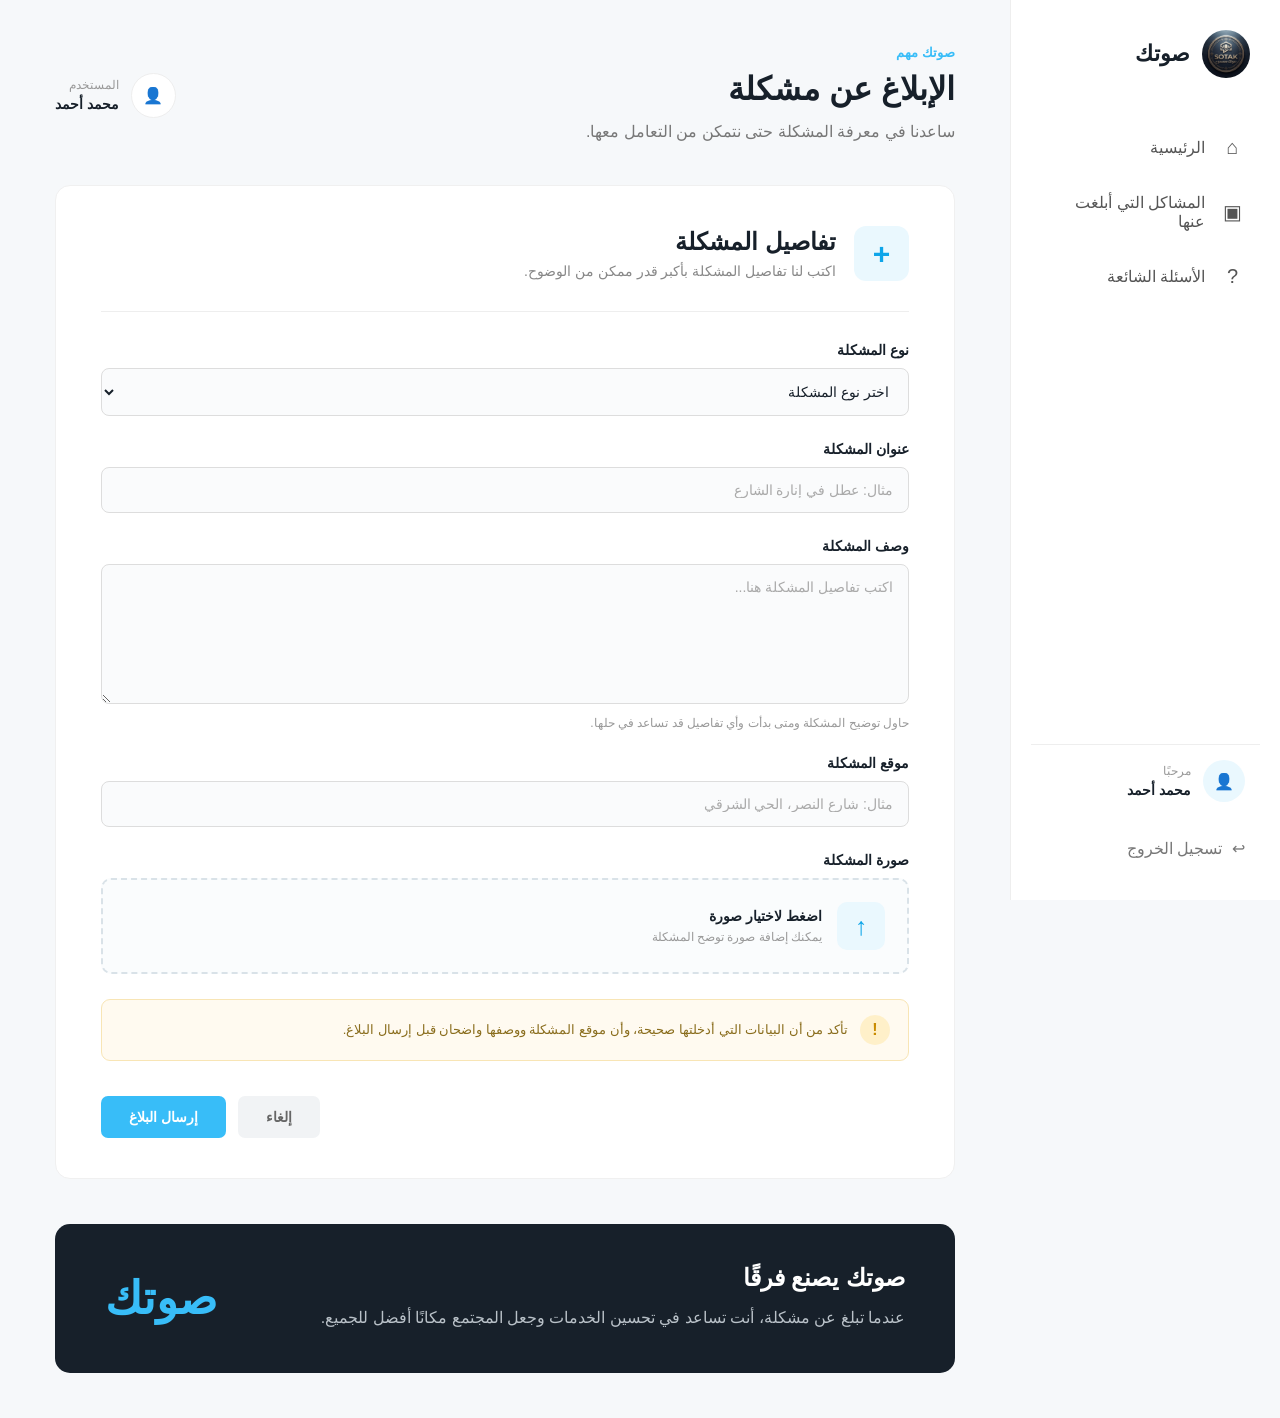
<file: sotak/user/report.html>
<!doctype html>
<html lang="ar">
  <head>
    <meta charset="UTF-8" />

    <meta
      name="viewport"
      content="width=device-width, initial-scale=1.0"
    />

    <link rel="icon" href="../../logo.jpeg" />

    <title>الإبلاغ عن مشكلة | صوتك</title>

    <link rel="stylesheet" href="report.css" />
  </head>

  <body>

    <!-- =========================
         Sidebar
    ========================= -->

    <aside class="sidebar">

      <div class="sidebar-logo">

        <img src="../../logo.jpeg" alt="صوتك" />

        <h2>صوتك</h2>

      </div>


      <nav>

        <a href="home.html" class="nav-item">

          <span class="icon">⌂</span>

          <span>الرئيسية</span>

        </a>


        <a href="problems.html" class="nav-item">

          <span class="icon">▣</span>

          <span>المشاكل التي أبلغت عنها</span>

        </a>


        <a href="faq.html" class="nav-item">

          <span class="icon">?</span>

          <span>الأسئلة الشائعة</span>

        </a>

      </nav>


      <!-- Account -->

      <div class="account">

        <div class="account-icon">
          👤
        </div>

        <div class="account-info">

          <span>مرحبًا</span>

          <strong>محمد أحمد</strong>

        </div>

      </div>


      <!-- Logout -->

      <a href="../login/login.html" class="logout">

        <span>↩</span>

        تسجيل الخروج

      </a>

    </aside>



    <!-- =========================
         Main
    ========================= -->

    <main class="main">


      <!-- =========================
           Top
      ========================= -->

      <div class="top">

        <div>

          <p class="small-title">
            صوتك مهم
          </p>

          <h1>
            الإبلاغ عن مشكلة
          </h1>

          <p class="top-text">
            ساعدنا في معرفة المشكلة حتى نتمكن من التعامل معها.
          </p>

        </div>


        <div class="profile">

          <div class="profile-icon">
            👤
          </div>

          <div>

            <span>المستخدم</span>

            <strong>محمد أحمد</strong>

          </div>

        </div>

      </div>



      <!-- =========================
           Report Form
      ========================= -->

      <section class="report-box">


        <!-- Header -->

        <div class="form-header">

          <div class="form-icon">
            +
          </div>

          <div>

            <h2>
              تفاصيل المشكلة
            </h2>

            <p>
              اكتب لنا تفاصيل المشكلة بأكبر قدر ممكن من الوضوح.
            </p>

          </div>

        </div>



        <!-- Form -->

        <form method="post">


          <!-- =========================
               Problem Type
          ========================= -->

          <div class="form-group">

            <label for="type">
              نوع المشكلة
            </label>

            <select id="type" name="type" required>

              <option value="">
                اختر نوع المشكلة
              </option>

              <option value="lighting">
                إنارة الشوارع
              </option>

              <option value="garbage">
                تراكم القمامة
              </option>

              <option value="roads">
                مشاكل الطرق
              </option>

              <option value="water">
                مشاكل المياه
              </option>

              <option value="traffic">
                إشارات المرور
              </option>

              <option value="other">
                مشكلة أخرى
              </option>

            </select>

          </div>



          <!-- =========================
               Title
          ========================= -->

          <div class="form-group">

            <label for="title">
              عنوان المشكلة
            </label>

            <input
              type="text"
              id="title"
              name="title"
              placeholder="مثال: عطل في إنارة الشارع"
              required
            />

          </div>



          <!-- =========================
               Description
          ========================= -->

          <div class="form-group">

            <label for="description">
              وصف المشكلة
            </label>

            <textarea
              id="description"
              name="description"
              rows="6"
              placeholder="اكتب تفاصيل المشكلة هنا..."
              required
            ></textarea>

            <span class="hint">
              حاول توضيح المشكلة ومتى بدأت وأي تفاصيل قد تساعد في حلها.
            </span>

          </div>



          <!-- =========================
               Location
          ========================= -->

          <div class="form-group">

            <label for="location">
              موقع المشكلة
            </label>

            <input
              type="text"
              id="location"
              name="location"
              placeholder="مثال: شارع النصر، الحي الشرقي"
              required
            />

          </div>



          <!-- =========================
               Image
          ========================= -->

          <div class="form-group">

            <label>
              صورة المشكلة
            </label>

            <label for="image" class="upload-box">

              <div class="upload-icon">
                ↑
              </div>

              <div>

                <strong>
                  اضغط لاختيار صورة
                </strong>

                <span>
                  يمكنك إضافة صورة توضح المشكلة
                </span>

              </div>

            </label>

            <input
              type="file"
              id="image"
              name="image"
              accept="image/*"
              hidden
              required
            />

          </div>



          <!-- =========================
               Notice
          ========================= -->

          <div class="notice">

            <div class="notice-icon">
              !
            </div>

            <p>
              تأكد من أن البيانات التي أدخلتها صحيحة، وأن موقع المشكلة
              ووصفها واضحان قبل إرسال البلاغ.
            </p>

          </div>



          <!-- =========================
               Buttons
          ========================= -->

          <div class="form-buttons">

            <a href="problems.html" class="cancel-button">
              إلغاء
            </a>

            
                <button type="submit" class="submit-button" >
              إرسال البلاغ</button>

          </div>

        </form>

      </section>



      <!-- =========================
           Bottom Info
      ========================= -->

      <section class="info">

        <div>

          <h2>
            صوتك يصنع فرقًا
          </h2>

          <p>
            عندما تبلغ عن مشكلة، أنت تساعد في تحسين الخدمات وجعل
            المجتمع مكانًا أفضل للجميع.
          </p>

        </div>

        <div class="info-number">
          صوتك
        </div>

      </section>

    </main>

  </body>
</html>
</file>
<file: index.css>
* {
    margin: 0;
    padding: 0;
    box-sizing: border-box;
}

body {
    font-family: Arial, sans-serif;
    direction: rtl;
    color: #17202a;
    background-color: white;
}


/* =========================
   Navbar
========================= */

nav {
    height: 80px;

    display: flex;
    align-items: center;
    justify-content: space-between;

    padding: 0 8%;

    border-bottom: 1px solid #eeeeee;
}

.logo {
    display: flex;
    align-items: center;
    gap: 12px;

    transition: 0.3s;
}

.logo img {
    width: 48px;
    height: 48px;

    border-radius: 50%;
}

.logo span {
    font-size: 20px;
    font-weight: bold;
}

.logo:hover {
    transform: scale(1.03);
}


.links {
    display: flex;
    gap: 30px;
}

.links a {
    text-decoration: none;
    color: #333;

    transition: 0.3s;
}

.links a:hover {
    color: #38bdf8;
}


/* =========================
   General
========================= */

.small-title {
    color: #38bdf8;

    font-size: 14px;
    font-weight: bold;

    margin-bottom: 18px;
}


.button {
    display: inline-block;

    padding: 13px 25px;

    background-color: #38bdf8;
    color: white;

    text-decoration: none;

    border-radius: 7px;

    transition: 0.3s;
}

.button:hover {
    background-color: #0ea5e9;

    transform: translateY(-3px);
}


/* =========================
   Hero
========================= */

.hero {
    min-height: 600px;

    display: flex;
    align-items: center;
    justify-content: space-between;

    padding: 70px 10%;
}

.hero-text {
    width: 55%;
}

.hero h1 {
    font-size: 60px;
    line-height: 1.2;

    margin-bottom: 25px;
}

.description {
    width: 600px;
    max-width: 100%;

    font-size: 18px;
    line-height: 2;

    color: #666;

    margin-bottom: 30px;
}


.hero-logo {
    width: 40%;

    display: flex;
    justify-content: center;
}

.hero-logo img {
    width: 300px;
    height: 300px;

    border-radius: 50%;

    transition: 0.4s;
}

.hero-logo img:hover {
    transform: scale(1.04);
}


/* =========================
   About
========================= */

.about {
    text-align: center;

    padding: 110px 20%;

    background-color: #f7f9fb;
}

.about h2 {
    font-size: 40px;

    margin-bottom: 25px;
}

.about p:not(.small-title) {
    font-size: 18px;
    line-height: 2;

    color: #666;

    margin-bottom: 15px;
}


/* =========================
   Idea
========================= */

.idea {
    display: flex;
    align-items: center;
    justify-content: space-between;

    padding: 110px 12%;
}

.idea-text {
    width: 60%;
}

.idea h2 {
    font-size: 40px;

    margin-bottom: 25px;
}

.idea-text p:not(.small-title) {
    color: #666;

    line-height: 2;
    font-size: 18px;

    margin-bottom: 15px;
}


.idea-number {
    width: 220px;

    display: grid;

    grid-template-columns: 60px 1fr;

    gap: 18px;

    align-items: center;
}

.idea-number span {
    font-size: 25px;
    font-weight: bold;

    color: #38bdf8;
}

.idea-number p {
    color: #555;
}


/* =========================
   Goals
========================= */

.goals {
    padding: 100px 10%;

    background-color: #f7f9fb;
}

.goals h2 {
    font-size: 40px;

    margin-bottom: 50px;
}


.goal-container {
    display: grid;

    grid-template-columns: repeat(4, 1fr);

    gap: 20px;
}


.goal {
    background-color: white;

    padding: 30px;

    border-radius: 10px;

    transition: 0.3s;
}

.goal:hover {
    transform: translateY(-5px);
}


.number {
    color: #38bdf8;

    font-size: 25px;
    font-weight: bold;

    margin-bottom: 25px;
}

.goal h3 {
    margin-bottom: 15px;
}

.goal p {
    color: #666;

    line-height: 1.8;
}


/* =========================
   How It Works
========================= */

.how {
    padding: 110px 10%;
}

.how h2 {
    font-size: 40px;

    margin-bottom: 50px;
}


.steps {
    display: grid;

    grid-template-columns: repeat(4, 1fr);

    gap: 25px;
}


.step {
    padding: 25px;

    border-right: 2px solid #38bdf8;

    transition: 0.3s;
}

.step:hover {
    transform: translateX(-5px);
}


.step span {
    font-size: 30px;
    font-weight: bold;

    color: #38bdf8;
}

.step h3 {
    margin: 20px 0 12px;
}

.step p {
    color: #666;

    line-height: 1.8;
}


/* =========================
   Services
========================= */

.services {
    padding: 100px 10%;

    background-color: #f7f9fb;
}

.services h2 {
    font-size: 40px;

    margin-bottom: 15px;
}

.services-text {
    color: #666;

    line-height: 1.8;

    margin-bottom: 45px;
}


.service-box {
    display: flex;

    align-items: center;
    justify-content: space-between;

    padding: 45px;

    background-color: white;

    border-radius: 12px;

    transition: 0.3s;
}

.service-box:hover {
    transform: translateY(-4px);
}


.service-box h3 {
    font-size: 35px;

    margin-bottom: 15px;
}

.service-box p:not(.small-title) {
    color: #666;

    line-height: 2;

    max-width: 650px;
}


.service-box a {
    text-decoration: none;

    background-color: #38bdf8;

    color: white;

    padding: 13px 25px;

    border-radius: 7px;

    white-space: nowrap;

    transition: 0.3s;
}

.service-box a:hover {
    background-color: #0ea5e9;

    transform: translateY(-2px);
}


/* =========================
   Sawtak
========================= */

.sawtak {
    display: flex;

    align-items: center;
    justify-content: space-between;

    padding: 110px 12%;
}

.sawtak div:first-child {
    width: 65%;
}


.sawtak h2 {
    font-size: 60px;

    margin-bottom: 10px;
}

.sawtak h3 {
    font-size: 25px;

    margin-bottom: 20px;
}


.sawtak p:not(.small-title) {
    color: #666;

    line-height: 2;

    font-size: 18px;

    margin-bottom: 30px;
}


.sawtak-logo img {
    width: 200px;
    height: 200px;

    border-radius: 50%;

    transition: 0.4s;
}

.sawtak-logo img:hover {
    transform: scale(1.05);
}


/* =========================
   Future
========================= */

.future {
    text-align: center;

    padding: 100px 20%;

    background-color: #f7f9fb;
}

.future h2 {
    font-size: 40px;

    margin-bottom: 25px;
}

.future p:not(.small-title) {
    color: #666;

    line-height: 2;

    font-size: 18px;
}

/* =========================
   Footer
========================= */

footer {
    background-color: #17202a;

    color: white;

    padding: 65px 10% 0;
}


.footer-content {
    display: grid;

    grid-template-columns: 1.5fr 1fr 1.5fr;

    gap: 70px;

    padding-bottom: 50px;
}


/* Footer Logo */

.footer-logo img {
    width: 55px;
    height: 55px;

    border-radius: 50%;

    margin-bottom: 15px;
}

.footer-logo h3 {
    font-size: 25px;

    margin-bottom: 10px;
}

.footer-logo p {
    color: #aeb7c0;

    line-height: 1.8;
}


/* Footer Links */

.footer-links h4 {
    font-size: 18px;

    margin-bottom: 20px;
}

.footer-links a {
    display: block;

    width: fit-content;

    color: #aeb7c0;

    text-decoration: none;

    margin-bottom: 12px;

    transition: 0.3s;
}

.footer-links a:hover {
    color: #38bdf8;

    transform: translateX(-4px);
}


/* Footer Service */

.footer-service h4 {
    font-size: 18px;

    margin-bottom: 15px;
}

.footer-service p {
    color: #aeb7c0;

    line-height: 1.8;

    max-width: 350px;

    margin-bottom: 20px;
}

.footer-service a {
    display: inline-block;

    color: #38bdf8;

    text-decoration: none;

    font-weight: bold;

    transition: 0.3s;
}

.footer-service a:hover {
    color: white;

    transform: translateX(-4px);
}


/* Footer Bottom */

.footer-bottom {
    border-top: 1px solid #303b45;

    padding: 20px 0;

    text-align: center;
}

.footer-bottom p {
    color: #7f8a94;

    font-size: 14px;
}
</file>
<file: sotak/admin/faq.css>
* {
    margin: 0;
    padding: 0;
    box-sizing: border-box;
}


body {
    font-family: Arial, sans-serif;

    direction: rtl;

    background-color: #f6f8fa;

    color: #17202a;
}


/* =========================
   Sidebar
========================= */

.sidebar {
    position: fixed;

    right: 0;
    top: 0;

    width: 270px;
    height: 100vh;

    background-color: white;

    border-left: 1px solid #eeeeee;

    padding: 30px 20px;

    display: flex;

    flex-direction: column;
}


.sidebar-logo {
    display: flex;

    align-items: center;

    gap: 12px;

    padding: 0 10px;

    margin-bottom: 45px;
}


.sidebar-logo img {
    width: 48px;
    height: 48px;

    border-radius: 50%;
}


.sidebar-logo h2 {
    font-size: 22px;
}


/* =========================
   Navigation
========================= */

.sidebar nav {
    display: flex;

    flex-direction: column;

    gap: 8px;
}


.nav-item {
    display: flex;

    align-items: center;

    gap: 15px;

    padding: 13px 15px;

    border-radius: 8px;

    text-decoration: none;

    color: #555;

    transition: 0.3s;
}


.nav-item:hover {
    background-color: #f0faff;

    color: #38bdf8;

    transform: translateX(-3px);
}


.nav-item.active {
    background-color: #eaf8fe;

    color: #0ea5e9;

    font-weight: bold;
}


.icon {
    width: 25px;

    text-align: center;

    font-size: 19px;
}


/* =========================
   AI
========================= */

.ai-item {
    padding: 13px 15px;

    border-radius: 8px;

    background-color: #fafafa;

    cursor: not-allowed;

    opacity: 0.8;
}


.ai-link {
    display: flex;

    align-items: center;

    gap: 15px;

    color: #777;
}


.coming-soon {
    display: inline-block;

    margin-top: 7px;

    margin-right: 40px;

    padding: 3px 8px;

    background-color: #f1f3f5;

    color: #999;

    border-radius: 20px;

    font-size: 10px;
}


/* =========================
   Account
========================= */

.account {
    margin-top: auto;

    display: flex;

    align-items: center;

    gap: 12px;

    padding: 15px;

    border-top: 1px solid #eeeeee;
}


.account-icon {
    width: 42px;
    height: 42px;

    display: flex;

    align-items: center;
    justify-content: center;

    background-color: #eaf8fe;

    border-radius: 50%;
}


.account-info {
    display: flex;

    flex-direction: column;

    gap: 4px;
}


.account-info span {
    font-size: 12px;

    color: #999;
}


.account-info strong {
    font-size: 14px;
}


/* =========================
   Logout
========================= */

.logout {
    display: flex;

    align-items: center;

    gap: 10px;

    padding: 12px 15px;

    margin-top: 10px;

    text-decoration: none;

    color: #777;

    border-radius: 8px;

    transition: 0.3s;
}


.logout:hover {
    background-color: #fff1f1;

    color: #e74c3c;
}


/* =========================
   Main
========================= */

.main {
    margin-right: 270px;

    padding: 45px 55px;
}


/* =========================
   Top
========================= */

.top {
    display: flex;

    align-items: center;

    justify-content: space-between;

    margin-bottom: 40px;
}


.small-title {
    color: #38bdf8;

    font-size: 13px;

    font-weight: bold;

    margin-bottom: 10px;
}


.top h1 {
    font-size: 32px;

    margin-bottom: 10px;
}


.top-text {
    color: #777;

    line-height: 1.7;
}


/* =========================
   Profile
========================= */

.profile {
    display: flex;

    align-items: center;

    gap: 12px;
}


.profile-icon {
    width: 45px;
    height: 45px;

    display: flex;

    align-items: center;
    justify-content: center;

    background-color: white;

    border-radius: 50%;

    border: 1px solid #eeeeee;
}


.profile div:last-child {
    display: flex;

    flex-direction: column;

    gap: 4px;
}


.profile span {
    color: #999;

    font-size: 12px;
}


.profile strong {
    font-size: 14px;
}


/* =========================
   Intro
========================= */

.faq-intro {
    min-height: 250px;

    display: flex;

    align-items: center;

    justify-content: space-between;

    background-color: white;

    border-radius: 15px;

    padding: 40px 50px;

    margin-bottom: 30px;

    overflow: hidden;
}


.intro-content {
    max-width: 700px;
}


.intro-content h2 {
    font-size: 38px;

    line-height: 1.35;

    margin-bottom: 15px;
}


.intro-content > p:not(.small-title) {
    color: #666;

    line-height: 1.9;

    max-width: 650px;
}


.intro-icon {
    width: 150px;
    height: 150px;

    display: flex;

    align-items: center;
    justify-content: center;

    background-color: #eaf8fe;

    color: #0ea5e9;

    border-radius: 50%;

    font-size: 75px;

    font-weight: bold;
}


/* =========================
   Search
========================= */

.search-section {
    background-color: white;

    padding: 20px;

    border-radius: 12px;

    border: 1px solid #f0f0f0;

    margin-bottom: 50px;
}


.search-box {
    display: flex;

    align-items: center;

    gap: 12px;

    background-color: #fafafa;

    border: 1px solid #e5e5e5;

    border-radius: 8px;

    padding: 0 16px;
}


.search-box span {
    font-size: 17px;
}


.search-box input {
    width: 100%;

    border: none;

    outline: none;

    background: transparent;

    padding: 14px 0;

    font-family: Arial, sans-serif;

    font-size: 14px;

    direction: rtl;
}


/* =========================
   FAQ Section
========================= */

.faq-section {
    margin-bottom: 55px;
}


.section-heading {
    margin-bottom: 25px;
}


.section-heading h2 {
    font-size: 30px;
}


/* =========================
   FAQ List
========================= */

.faq-list {
    display: flex;

    flex-direction: column;

    gap: 12px;
}


.faq-card {
    background-color: white;

    border: 1px solid #eeeeee;

    border-radius: 12px;

    padding: 22px 25px;

    transition: 0.3s;
}


.faq-card:hover {
    transform: translateY(-2px);

    box-shadow: 0 8px 22px rgba(0, 0, 0, 0.05);
}


/* Question */

.question {
    display: flex;

    align-items: center;

    gap: 15px;
}


.question-icon {
    width: 38px;
    height: 38px;

    display: flex;

    align-items: center;
    justify-content: center;

    background-color: #eaf8fe;

    color: #0ea5e9;

    border-radius: 8px;

    font-weight: bold;

    flex-shrink: 0;
}


.question h3 {
    flex: 1;

    font-size: 16px;
}


.arrow {
    width: 30px;
    height: 30px;

    display: flex;

    align-items: center;
    justify-content: center;

    background-color: #f6f8fa;

    color: #777;

    border-radius: 50%;

    font-size: 16px;
}


/* Answer */

.faq-card p {
    color: #666;

    line-height: 1.9;

    font-size: 14px;

    margin-top: 16px;

    padding-right: 53px;
}


/* =========================
   Info
========================= */

.info {
    display: flex;

    align-items: center;

    justify-content: space-between;

    background-color: #17202a;

    color: white;

    border-radius: 15px;

    padding: 40px 50px;
}


.info h2 {
    margin-bottom: 12px;
}


.info p {
    color: #b9c1c8;

    line-height: 1.8;

    max-width: 650px;
}


.info-number {
    font-size: 45px;

    font-weight: bold;

    color: #38bdf8;
}


/* =========================
   Responsive
========================= */

@media (max-width: 1000px) {

    .sidebar {
        width: 220px;
    }


    .main {
        margin-right: 220px;

        padding: 35px 30px;
    }


    .intro-content h2 {
        font-size: 32px;
    }


    .intro-icon {
        width: 120px;
        height: 120px;

        font-size: 60px;
    }

}


@media (max-width: 700px) {

    .sidebar {
        position: relative;

        width: 100%;

        height: auto;

        border-left: none;

        border-bottom: 1px solid #eeeeee;
    }


    .sidebar nav {
        flex-direction: row;

        overflow-x: auto;
    }


    .nav-item {
        white-space: nowrap;
    }


    .ai-item {
        min-width: 160px;
    }


    .account {
        margin-top: 20px;
    }


    .main {
        margin-right: 0;

        padding: 25px 18px;
    }


    .top {
        align-items: flex-start;

        flex-direction: column;

        gap: 20px;
    }


    .faq-intro {
        padding: 30px;

        flex-direction: column;

        text-align: center;

        gap: 25px;
    }


    .intro-icon {
        width: 100px;
        height: 100px;

        font-size: 50px;
    }


    .faq-card {
        padding: 18px;
    }


    .question {
        align-items: flex-start;
    }


    .question h3 {
        line-height: 1.6;
    }


    .faq-card p {
        padding-right: 0;
    }


    .info {
        padding: 30px;

        flex-direction: column;

        align-items: flex-start;

        gap: 25px;
    }

}
</file>
<file: sotak/admin/users.css>
* {
    margin: 0;
    padding: 0;
    box-sizing: border-box;
}


body {
    font-family: Arial, sans-serif;

    direction: rtl;

    background-color: #f6f8fa;

    color: #17202a;
}


/* =========================
   Sidebar
========================= */

.sidebar {
    position: fixed;

    right: 0;
    top: 0;

    width: 270px;
    height: 100vh;

    background-color: white;

    border-left: 1px solid #eeeeee;

    padding: 30px 20px;

    display: flex;

    flex-direction: column;
}


.sidebar-logo {
    display: flex;

    align-items: center;

    gap: 12px;

    padding: 0 10px;

    margin-bottom: 45px;
}


.sidebar-logo img {
    width: 48px;
    height: 48px;

    border-radius: 50%;
}


.sidebar-logo h2 {
    font-size: 22px;
}


/* =========================
   Navigation
========================= */

.sidebar nav {
    display: flex;

    flex-direction: column;

    gap: 8px;
}


.nav-item {
    display: flex;

    align-items: center;

    gap: 15px;

    padding: 13px 15px;

    border-radius: 8px;

    text-decoration: none;

    color: #555;

    transition: 0.3s;
}


.nav-item:hover {
    background-color: #f0faff;

    color: #38bdf8;

    transform: translateX(-3px);
}


.nav-item.active {
    background-color: #eaf8fe;

    color: #0ea5e9;

    font-weight: bold;
}


.icon {
    width: 25px;

    text-align: center;

    font-size: 19px;
}


/* =========================
   AI
========================= */

.ai-item {
    padding: 13px 15px;

    border-radius: 8px;

    background-color: #fafafa;

    cursor: not-allowed;

    opacity: 0.8;
}


.ai-link {
    display: flex;

    align-items: center;

    gap: 15px;

    color: #777;
}


.coming-soon {
    display: inline-block;

    margin-top: 7px;

    margin-right: 40px;

    padding: 3px 8px;

    background-color: #f1f3f5;

    color: #999;

    border-radius: 20px;

    font-size: 10px;
}


/* =========================
   Account
========================= */

.account {
    margin-top: auto;

    display: flex;

    align-items: center;

    gap: 12px;

    padding: 15px;

    border-top: 1px solid #eeeeee;
}


.account-icon {
    width: 42px;
    height: 42px;

    display: flex;

    align-items: center;
    justify-content: center;

    background-color: #eaf8fe;

    border-radius: 50%;
}


.account-info {
    display: flex;

    flex-direction: column;

    gap: 4px;
}


.account-info span {
    font-size: 12px;

    color: #999;
}


.account-info strong {
    font-size: 14px;
}


/* =========================
   Logout
========================= */

.logout {
    display: flex;

    align-items: center;

    gap: 10px;

    padding: 12px 15px;

    margin-top: 10px;

    text-decoration: none;

    color: #777;

    border-radius: 8px;

    transition: 0.3s;
}


.logout:hover {
    background-color: #fff1f1;

    color: #e74c3c;
}


/* =========================
   Main
========================= */

.main {
    margin-right: 270px;

    padding: 45px 55px;
}


/* =========================
   Top
========================= */

.top {
    display: flex;

    align-items: center;

    justify-content: space-between;

    margin-bottom: 40px;
}


.small-title {
    color: #38bdf8;

    font-size: 13px;

    font-weight: bold;

    margin-bottom: 10px;
}


.top h1 {
    font-size: 32px;

    margin-bottom: 10px;
}


.top-text {
    color: #777;

    line-height: 1.7;
}


/* =========================
   Profile
========================= */

.profile {
    display: flex;

    align-items: center;

    gap: 12px;
}


.profile-icon {
    width: 45px;
    height: 45px;

    display: flex;

    align-items: center;
    justify-content: center;

    background-color: white;

    border-radius: 50%;

    border: 1px solid #eeeeee;
}


.profile div:last-child {
    display: flex;

    flex-direction: column;

    gap: 4px;
}


.profile span {
    color: #999;

    font-size: 12px;
}


.profile strong {
    font-size: 14px;
}


/* =========================
   Statistics
========================= */

.statistics {
    display: grid;

    grid-template-columns: repeat(4, 1fr);

    gap: 18px;

    margin-bottom: 50px;
}


.stat-card {
    display: flex;

    align-items: center;

    gap: 15px;

    background-color: white;

    border-radius: 12px;

    padding: 22px;

    border: 1px solid #f0f0f0;
}


.stat-icon {
    width: 48px;
    height: 48px;

    display: flex;

    align-items: center;
    justify-content: center;

    background-color: #eaf8fe;

    color: #0ea5e9;

    border-radius: 10px;

    font-size: 20px;
}


.stat-icon.green {
    background-color: #eafaf0;

    color: #22a05a;
}


.stat-icon.blue {
    background-color: #eaf8fe;

    color: #0ea5e9;
}


.stat-icon.yellow {
    background-color: #fff7e6;

    color: #d99000;
}


.stat-card div:last-child {
    display: flex;

    flex-direction: column;

    gap: 7px;
}


.stat-card span {
    color: #888;

    font-size: 13px;
}


.stat-card strong {
    font-size: 24px;
}


/* =========================
   Users Section
========================= */

.users-section {
    margin-bottom: 50px;
}


.section-header {
    margin-bottom: 25px;
}


.section-header h2 {
    font-size: 28px;
}


/* =========================
   Search
========================= */

.search-area {
    background-color: white;

    border-radius: 12px;

    padding: 18px;

    border: 1px solid #f0f0f0;

    margin-bottom: 18px;
}


.search-box {
    display: flex;

    align-items: center;

    gap: 10px;

    background-color: #fafafa;

    border: 1px solid #e2e2e2;

    border-radius: 8px;

    padding: 0 15px;
}


.search-box span {
    font-size: 16px;
}


.search-box input {
    width: 100%;

    border: none;

    outline: none;

    background-color: transparent;

    padding: 13px 0;

    font-family: Arial, sans-serif;

    font-size: 13px;

    direction: rtl;
}


/* =========================
   Users List
========================= */

.users-list {
    display: flex;

    flex-direction: column;

    gap: 12px;
}


.user-card {
    display: grid;

    grid-template-columns: 2fr 1fr 1fr auto;

    align-items: center;

    gap: 20px;

    background-color: white;

    border: 1px solid #f0f0f0;

    border-radius: 12px;

    padding: 18px 22px;

    transition: 0.3s;
}


.user-card:hover {
    transform: translateY(-2px);

    box-shadow: 0 7px 20px rgba(0, 0, 0, 0.05);
}


/* User */

.user-main {
    display: flex;

    align-items: center;

    gap: 14px;
}


.user-avatar {
    width: 48px;
    height: 48px;

    display: flex;

    align-items: center;
    justify-content: center;

    background-color: #eaf8fe;

    color: #0ea5e9;

    border-radius: 50%;

    font-size: 18px;

    font-weight: bold;
}


.user-info {
    display: flex;

    flex-direction: column;

    gap: 5px;
}


.user-info h3 {
    font-size: 16px;
}


.user-info span {
    color: #999;

    font-size: 12px;
}


/* =========================
   User Stats
========================= */

.user-stat {
    display: flex;

    flex-direction: column;

    gap: 5px;
}


.user-stat span {
    color: #999;

    font-size: 12px;
}


.user-stat strong {
    font-size: 20px;
}


.solved-number {
    color: #22a05a;
}


/* =========================
   User Status
========================= */

.user-status {
    padding: 7px 13px;

    border-radius: 20px;

    font-size: 12px;

    font-weight: bold;

    white-space: nowrap;
}


.active-status {
    background-color: #eafaf0;

    color: #22a05a;
}


.inactive-status {
    background-color: #f1f3f5;

    color: #888;
}


/* =========================
   Info
========================= */

.info {
    display: flex;

    align-items: center;

    justify-content: space-between;

    background-color: #17202a;

    color: white;

    border-radius: 15px;

    padding: 40px 50px;
}


.info h2 {
    margin-bottom: 12px;
}


.info p {
    color: #b9c1c8;

    line-height: 1.8;

    max-width: 650px;
}


.info-number {
    font-size: 45px;

    font-weight: bold;

    color: #38bdf8;
}


/* =========================
   Responsive
========================= */

@media (max-width: 1100px) {

    .sidebar {
        width: 230px;
    }


    .main {
        margin-right: 230px;

        padding: 35px 30px;
    }


    .statistics {
        grid-template-columns: repeat(2, 1fr);
    }


    .user-card {
        grid-template-columns: 1fr 1fr;
    }

}


@media (max-width: 700px) {

    .sidebar {
        position: relative;

        width: 100%;

        height: auto;

        border-left: none;

        border-bottom: 1px solid #eeeeee;
    }


    .sidebar nav {
        flex-direction: row;

        overflow-x: auto;
    }


    .nav-item {
        white-space: nowrap;
    }


    .ai-item {
        min-width: 160px;
    }


    .account {
        margin-top: 20px;
    }


    .main {
        margin-right: 0;

        padding: 25px 18px;
    }


    .top {
        align-items: flex-start;

        flex-direction: column;

        gap: 20px;
    }


    .statistics {
        grid-template-columns: 1fr;
    }


    .user-card {
        grid-template-columns: 1fr;

        gap: 15px;
    }


    .user-status {
        width: fit-content;
    }


    .info {
        padding: 30px;

        flex-direction: column;

        align-items: flex-start;

        gap: 25px;
    }

}
</file>
<file: sotak/login/login.css>
* {
    margin: 0;
    padding: 0;
    box-sizing: border-box;
}

body {
    font-family: Arial, sans-serif;

    direction: rtl;

    background-color: #f7f9fb;

    color: #17202a;
}


/* Login Page */

.login-page {
    min-height: 100vh;

    display: flex;

    align-items: center;

    justify-content: center;

    padding: 30px;
}


/* Login Box */

.login-box {
    width: 420px;

    max-width: 100%;

    background-color: white;

    padding: 45px;

    border-radius: 15px;

    text-align: center;

    box-shadow: 0 10px 35px rgba(0, 0, 0, 0.07);
}


/* Logo */

.logo {
    width: 75px;

    height: 75px;

    border-radius: 50%;

    margin-bottom: 20px;
}


/* Title */

.login-box h1 {
    font-size: 32px;

    margin-bottom: 10px;
}

.login-box > p {
    color: #777;

    margin-bottom: 35px;
}


/* Form */

form {
    text-align: right;
}

form label {
    display: block;

    margin-bottom: 8px;

    font-size: 15px;
}


input {
    width: 100%;

    padding: 13px 14px;

    margin-bottom: 20px;

    border: 1px solid #ddd;

    border-radius: 7px;

    outline: none;

    font-size: 15px;

    transition: 0.3s;
}


input:focus {
    border-color: #38bdf8;

    box-shadow: 0 0 0 3px rgba(56, 189, 248, 0.1);
}


/* Button */

button {
    width: 100%;

    padding: 14px;

    border: none;

    border-radius: 7px;

    background-color: #38bdf8;

    color: white;

    font-size: 16px;

    cursor: pointer;

    transition: 0.3s;
}


button:hover {
    background-color: #0ea5e9;

    transform: translateY(-2px);
}


/* No Account */

.no-account {
    text-align: center;

    margin-top: 25px;

    font-size: 14px;
}

.no-account span {
    color: #777;
}

.no-account .disabled {
    color: #38bdf8;

    margin-right: 5px;
}


/* Back */

.back {
    display: inline-block;

    margin-top: 25px;

    color: #555;

    text-decoration: none;

    font-size: 14px;

    transition: 0.3s;
}

.back:hover {
    color: #38bdf8;
}
</file>
<file: sotak/user/faq.css>
* {
    margin: 0;
    padding: 0;
    box-sizing: border-box;
}


body {
    font-family: Arial, sans-serif;

    direction: rtl;

    background-color: #f6f8fa;

    color: #17202a;
}


/* =========================
   Sidebar
========================= */

.sidebar {
    position: fixed;

    right: 0;
    top: 0;

    width: 270px;
    height: 100vh;

    background-color: white;

    border-left: 1px solid #eeeeee;

    padding: 30px 20px;

    display: flex;

    flex-direction: column;
}


/* Logo */

.sidebar-logo {
    display: flex;

    align-items: center;

    gap: 12px;

    padding: 0 10px;

    margin-bottom: 45px;
}


.sidebar-logo img {
    width: 48px;
    height: 48px;

    border-radius: 50%;
}


.sidebar-logo h2 {
    font-size: 22px;
}


/* Navigation */

.sidebar nav {
    display: flex;

    flex-direction: column;

    gap: 8px;
}


.nav-item {
    display: flex;

    align-items: center;

    gap: 15px;

    padding: 13px 15px;

    border-radius: 8px;

    text-decoration: none;

    color: #555;

    transition: 0.3s;
}


.nav-item:hover {
    background-color: #f0faff;

    color: #38bdf8;

    transform: translateX(-3px);
}


.nav-item.active {
    background-color: #eaf8fe;

    color: #0ea5e9;

    font-weight: bold;
}


.icon {
    width: 25px;

    text-align: center;

    font-size: 20px;
}


/* =========================
   Account
========================= */

.account {
    margin-top: auto;

    display: flex;

    align-items: center;

    gap: 12px;

    padding: 15px;

    border-top: 1px solid #eeeeee;
}


.account-icon {
    width: 42px;
    height: 42px;

    display: flex;

    align-items: center;
    justify-content: center;

    background-color: #eaf8fe;

    border-radius: 50%;
}


.account-info {
    display: flex;

    flex-direction: column;

    gap: 4px;
}


.account-info span {
    font-size: 12px;

    color: #999;
}


.account-info strong {
    font-size: 14px;
}


/* =========================
   Logout
========================= */

.logout {
    display: flex;

    align-items: center;

    gap: 10px;

    padding: 12px 15px;

    margin-top: 10px;

    text-decoration: none;

    color: #777;

    border-radius: 8px;

    transition: 0.3s;
}


.logout:hover {
    background-color: #fff1f1;

    color: #e74c3c;
}


/* =========================
   Main
========================= */

.main {
    margin-right: 270px;

    padding: 45px 55px;
}


/* =========================
   Top
========================= */

.top {
    display: flex;

    align-items: center;

    justify-content: space-between;

    margin-bottom: 40px;
}


.small-title {
    color: #38bdf8;

    font-size: 13px;

    font-weight: bold;

    margin-bottom: 10px;
}


.top h1 {
    font-size: 32px;

    margin-bottom: 10px;
}


.top-text {
    color: #777;
}


/* Profile */

.profile {
    display: flex;

    align-items: center;

    gap: 12px;
}


.profile-icon {
    width: 45px;
    height: 45px;

    display: flex;

    align-items: center;
    justify-content: center;

    background-color: white;

    border-radius: 50%;

    border: 1px solid #eeeeee;
}


.profile div:last-child {
    display: flex;

    flex-direction: column;

    gap: 4px;
}


.profile span {
    color: #999;

    font-size: 12px;
}


.profile strong {
    font-size: 14px;
}


/* =========================
   FAQ Welcome
========================= */

.faq-welcome {
    min-height: 280px;

    display: flex;

    align-items: center;

    justify-content: space-between;

    background-color: white;

    border-radius: 15px;

    padding: 45px 55px;

    margin-bottom: 55px;

    overflow: hidden;
}


.faq-welcome-text {
    max-width: 700px;
}


.faq-welcome h2 {
    font-size: 40px;

    line-height: 1.4;

    margin-bottom: 18px;
}


.faq-welcome-text > p:not(.small-title) {
    color: #666;

    line-height: 1.9;

    font-size: 16px;
}


/* Big Question */

.faq-icon {
    width: 150px;
    height: 150px;

    display: flex;

    align-items: center;
    justify-content: center;

    background-color: #eaf8fe;

    color: #0ea5e9;

    border-radius: 50%;

    font-size: 90px;

    font-weight: bold;

    transition: 0.4s;
}


.faq-icon:hover {
    transform: scale(1.05) rotate(5deg);
}


/* =========================
   FAQ Section
========================= */

.faq-section {
    margin-bottom: 55px;
}


.section-title {
    margin-bottom: 25px;
}


.section-title h2 {
    font-size: 30px;
}


/* =========================
   FAQ List
========================= */

.faq-list {
    display: flex;

    flex-direction: column;

    gap: 15px;
}


.faq-item {
    background-color: white;

    border-radius: 12px;

    padding: 25px;

    border: 1px solid #f0f0f0;

    transition: 0.3s;
}


.faq-item:hover {
    transform: translateY(-3px);

    box-shadow: 0 8px 25px rgba(0, 0, 0, 0.05);

    border-color: #eaf8fe;
}


/* Question */

.question {
    display: flex;

    align-items: flex-start;

    gap: 18px;
}


.question-icon {
    min-width: 45px;
    height: 45px;

    display: flex;

    align-items: center;
    justify-content: center;

    border-radius: 9px;

    background-color: #eaf8fe;

    color: #0ea5e9;

    font-size: 21px;

    font-weight: bold;
}


.question h3 {
    font-size: 18px;

    margin-bottom: 10px;
}


.question p {
    color: #666;

    line-height: 1.8;

    font-size: 14px;

    max-width: 900px;
}


/* =========================
   Help
========================= */

.help {
    display: flex;

    align-items: center;

    gap: 20px;

    background-color: #eaf8fe;

    border-radius: 15px;

    padding: 30px 35px;

    margin-bottom: 55px;
}


.help-icon {
    width: 55px;
    height: 55px;

    display: flex;

    align-items: center;
    justify-content: center;

    background-color: white;

    border-radius: 50%;

    font-size: 25px;

    flex-shrink: 0;
}


.help-text {
    flex: 1;
}


.help-text h2 {
    font-size: 20px;

    margin-bottom: 7px;
}


.help-text p {
    color: #666;

    font-size: 14px;
}


.help-button {
    padding: 12px 22px;

    background-color: #38bdf8;

    color: white;

    text-decoration: none;

    border-radius: 7px;

    font-size: 14px;

    font-weight: bold;

    transition: 0.3s;

    white-space: nowrap;
}


.help-button:hover {
    background-color: #0ea5e9;

    transform: translateY(-3px);
}


/* =========================
   Info
========================= */

.info {
    display: flex;

    align-items: center;

    justify-content: space-between;

    background-color: #17202a;

    color: white;

    border-radius: 15px;

    padding: 40px 50px;
}


.info h2 {
    margin-bottom: 12px;
}


.info p {
    color: #b9c1c8;

    line-height: 1.8;

    max-width: 650px;
}


.info-number {
    font-size: 45px;

    font-weight: bold;

    color: #38bdf8;
}


/* =========================
   Responsive
========================= */

@media (max-width: 1000px) {

    .sidebar {
        width: 220px;
    }


    .main {
        margin-right: 220px;

        padding: 35px 30px;
    }


    .faq-welcome h2 {
        font-size: 34px;
    }


    .faq-icon {
        width: 120px;
        height: 120px;

        font-size: 70px;
    }

}


@media (max-width: 700px) {

    .sidebar {
        position: relative;

        width: 100%;

        height: auto;

        border-left: none;

        border-bottom: 1px solid #eeeeee;
    }


    .sidebar nav {
        flex-direction: row;

        overflow-x: auto;
    }


    .nav-item {
        white-space: nowrap;
    }


    .account {
        margin-top: 20px;
    }


    .main {
        margin-right: 0;

        padding: 25px 18px;
    }


    .top {
        align-items: flex-start;

        flex-direction: column;

        gap: 20px;
    }


    .faq-welcome {
        padding: 30px;

        flex-direction: column;

        text-align: center;

        gap: 30px;
    }


    .faq-welcome h2 {
        font-size: 30px;
    }


    .faq-icon {
        width: 110px;
        height: 110px;

        font-size: 65px;
    }


    .question {
        gap: 12px;
    }


    .question h3 {
        font-size: 16px;
    }


    .question p {
        font-size: 13px;
    }


    


    .info {
        padding: 30px;

        flex-direction: column;

        align-items: flex-start;

        gap: 25px;
    }

}
</file>
<file: sotak/user/report.css>
* {
    margin: 0;
    padding: 0;
    box-sizing: border-box;
}


body {
    font-family: Arial, sans-serif;

    direction: rtl;

    background-color: #f6f8fa;

    color: #17202a;
}


/* =========================
   Sidebar
========================= */

.sidebar {
    position: fixed;

    right: 0;
    top: 0;

    width: 270px;
    height: 100vh;

    background-color: white;

    border-left: 1px solid #eeeeee;

    padding: 30px 20px;

    display: flex;

    flex-direction: column;
}


.sidebar-logo {
    display: flex;

    align-items: center;

    gap: 12px;

    padding: 0 10px;

    margin-bottom: 45px;
}


.sidebar-logo img {
    width: 48px;
    height: 48px;

    border-radius: 50%;
}


.sidebar-logo h2 {
    font-size: 22px;
}


/* =========================
   Navigation
========================= */

.sidebar nav {
    display: flex;

    flex-direction: column;

    gap: 8px;
}


.nav-item {
    display: flex;

    align-items: center;

    gap: 15px;

    padding: 13px 15px;

    border-radius: 8px;

    text-decoration: none;

    color: #555;

    transition: 0.3s;
}


.nav-item:hover {
    background-color: #f0faff;

    color: #38bdf8;

    transform: translateX(-3px);
}


.nav-item.active {
    background-color: #eaf8fe;

    color: #0ea5e9;

    font-weight: bold;
}


.icon {
    width: 25px;

    text-align: center;

    font-size: 20px;
}


/* =========================
   Account
========================= */

.account {
    margin-top: auto;

    display: flex;

    align-items: center;

    gap: 12px;

    padding: 15px;

    border-top: 1px solid #eeeeee;
}


.account-icon {
    width: 42px;
    height: 42px;

    display: flex;

    align-items: center;
    justify-content: center;

    background-color: #eaf8fe;

    border-radius: 50%;
}


.account-info {
    display: flex;

    flex-direction: column;

    gap: 4px;
}


.account-info span {
    font-size: 12px;

    color: #999;
}


.account-info strong {
    font-size: 14px;
}


/* =========================
   Logout
========================= */

.logout {
    display: flex;

    align-items: center;

    gap: 10px;

    padding: 12px 15px;

    margin-top: 10px;

    text-decoration: none;

    color: #777;

    border-radius: 8px;

    transition: 0.3s;
}


.logout:hover {
    background-color: #fff1f1;

    color: #e74c3c;
}


/* =========================
   Main
========================= */

.main {
    margin-right: 270px;

    padding: 45px 55px;
}


/* =========================
   Top
========================= */

.top {
    display: flex;

    align-items: center;

    justify-content: space-between;

    margin-bottom: 40px;
}


.small-title {
    color: #38bdf8;

    font-size: 13px;

    font-weight: bold;

    margin-bottom: 10px;
}


.top h1 {
    font-size: 32px;

    margin-bottom: 10px;
}


.top-text {
    color: #777;

    line-height: 1.7;
}


/* =========================
   Profile
========================= */

.profile {
    display: flex;

    align-items: center;

    gap: 12px;
}


.profile-icon {
    width: 45px;
    height: 45px;

    display: flex;

    align-items: center;
    justify-content: center;

    background-color: white;

    border-radius: 50%;

    border: 1px solid #eeeeee;
}


.profile div:last-child {
    display: flex;

    flex-direction: column;

    gap: 4px;
}


.profile span {
    color: #999;

    font-size: 12px;
}


.profile strong {
    font-size: 14px;
}


/* =========================
   Report Box
========================= */

.report-box {
    background-color: white;

    border-radius: 15px;

    padding: 40px 45px;

    margin-bottom: 45px;

    border: 1px solid #f0f0f0;
}


/* =========================
   Form Header
========================= */

.form-header {
    display: flex;

    align-items: center;

    gap: 18px;

    padding-bottom: 30px;

    margin-bottom: 30px;

    border-bottom: 1px solid #eeeeee;
}


.form-icon {
    width: 55px;
    height: 55px;

    display: flex;

    align-items: center;
    justify-content: center;

    background-color: #eaf8fe;

    color: #0ea5e9;

    border-radius: 12px;

    font-size: 30px;

    font-weight: bold;
}


.form-header h2 {
    font-size: 24px;

    margin-bottom: 7px;
}


.form-header p {
    color: #888;

    font-size: 14px;
}


/* =========================
   Form
========================= */

form {
    width: 100%;
}


.form-group {
    margin-bottom: 25px;
}


.form-group label:not(.upload-box) {
    display: block;

    font-size: 14px;

    font-weight: bold;

    margin-bottom: 10px;
}


input[type="text"],
select,
textarea {
    width: 100%;

    border: 1px solid #dddddd;

    background-color: #fafbfc;

    border-radius: 8px;

    padding: 14px 15px;

    font-family: Arial, sans-serif;

    font-size: 14px;

    color: #17202a;

    outline: none;

    transition: 0.3s;
}


input[type="text"]:focus,
select:focus,
textarea:focus {
    border-color: #38bdf8;

    background-color: white;

    box-shadow: 0 0 0 3px rgba(56, 189, 248, 0.08);
}


textarea {
    resize: vertical;

    min-height: 140px;
}


input::placeholder,
textarea::placeholder {
    color: #aaa;
}


.hint {
    display: block;

    color: #999;

    font-size: 12px;

    margin-top: 8px;
}


/* =========================
   Upload
========================= */

.upload-box {
    display: flex;

    align-items: center;

    gap: 15px;

    width: 100%;

    padding: 22px;

    border: 2px dashed #d9e2e8;

    border-radius: 10px;

    background-color: #fafcfd;

    cursor: pointer;

    transition: 0.3s;
}


.upload-box:hover {
    border-color: #38bdf8;

    background-color: #f0faff;
}


.upload-icon {
    width: 48px;
    height: 48px;

    display: flex;

    align-items: center;
    justify-content: center;

    background-color: #eaf8fe;

    color: #0ea5e9;

    border-radius: 10px;

    font-size: 25px;

    font-weight: bold;
}


.upload-box div:last-child {
    display: flex;

    flex-direction: column;

    gap: 6px;
}


.upload-box strong {
    font-size: 14px;
}


.upload-box span {
    color: #999;

    font-size: 12px;
}


/* =========================
   Notice
========================= */

.notice {
    display: flex;

    align-items: center;

    gap: 12px;

    padding: 15px 18px;

    background-color: #fffaf0;

    border: 1px solid #f8e5b5;

    border-radius: 9px;

    margin-bottom: 30px;
}


.notice-icon {
    width: 30px;
    height: 30px;

    display: flex;

    align-items: center;
    justify-content: center;

    background-color: #fff0c9;

    color: #c98b00;

    border-radius: 50%;

    font-weight: bold;

    flex-shrink: 0;
}


.notice p {
    color: #8a6d1d;

    font-size: 13px;

    line-height: 1.7;
}


/* =========================
   Buttons
========================= */

.form-buttons {
    display: flex;

    justify-content: flex-end;

    align-items: center;

    gap: 12px;

    padding-top: 5px;
}


.cancel-button,
.submit-button {
    padding: 13px 28px;

    border-radius: 7px;

    font-family: Arial, sans-serif;

    font-size: 14px;

    font-weight: bold;

    cursor: pointer;

    transition: 0.3s;
}


.cancel-button {
    text-decoration: none;

    color: #666;

    background-color: #f1f3f5;
}


.cancel-button:hover {
    background-color: #e5e7eb;

    color: #333;
}


.submit-button {
    border: none;

    background-color: #38bdf8;

    color: white;
}


.submit-button:hover {
    background-color: #0ea5e9;

    transform: translateY(-2px);
}


/* =========================
   Info
========================= */

.info {
    display: flex;

    align-items: center;

    justify-content: space-between;

    background-color: #17202a;

    color: white;

    border-radius: 15px;

    padding: 40px 50px;
}


.info h2 {
    margin-bottom: 12px;
}


.info p {
    color: #b9c1c8;

    line-height: 1.8;

    max-width: 650px;
}


.info-number {
    font-size: 45px;

    font-weight: bold;

    color: #38bdf8;
}


/* =========================
   Responsive
========================= */

@media (max-width: 1000px) {

    .sidebar {
        width: 220px;
    }


    .main {
        margin-right: 220px;

        padding: 35px 30px;
    }


    .report-box {
        padding: 35px 30px;
    }

}


@media (max-width: 700px) {

    .sidebar {
        position: relative;

        width: 100%;

        height: auto;

        border-left: none;

        border-bottom: 1px solid #eeeeee;
    }


    .sidebar nav {
        flex-direction: row;

        overflow-x: auto;
    }


    .nav-item {
        white-space: nowrap;
    }


    .account {
        margin-top: 20px;
    }


    .main {
        margin-right: 0;

        padding: 25px 18px;
    }


    .top {
        align-items: flex-start;

        flex-direction: column;

        gap: 20px;
    }


    .report-box {
        padding: 25px 20px;
    }


    .form-header {
        align-items: flex-start;
    }


    .form-header h2 {
        font-size: 20px;
    }


    .form-buttons {
        flex-direction: column-reverse;

        width: 100%;
    }


    .cancel-button,
    .submit-button {
        width: 100%;

        text-align: center;
    }


    .info {
        padding: 30px;

        flex-direction: column;

        align-items: flex-start;

        gap: 25px;
    }

}
</file>
